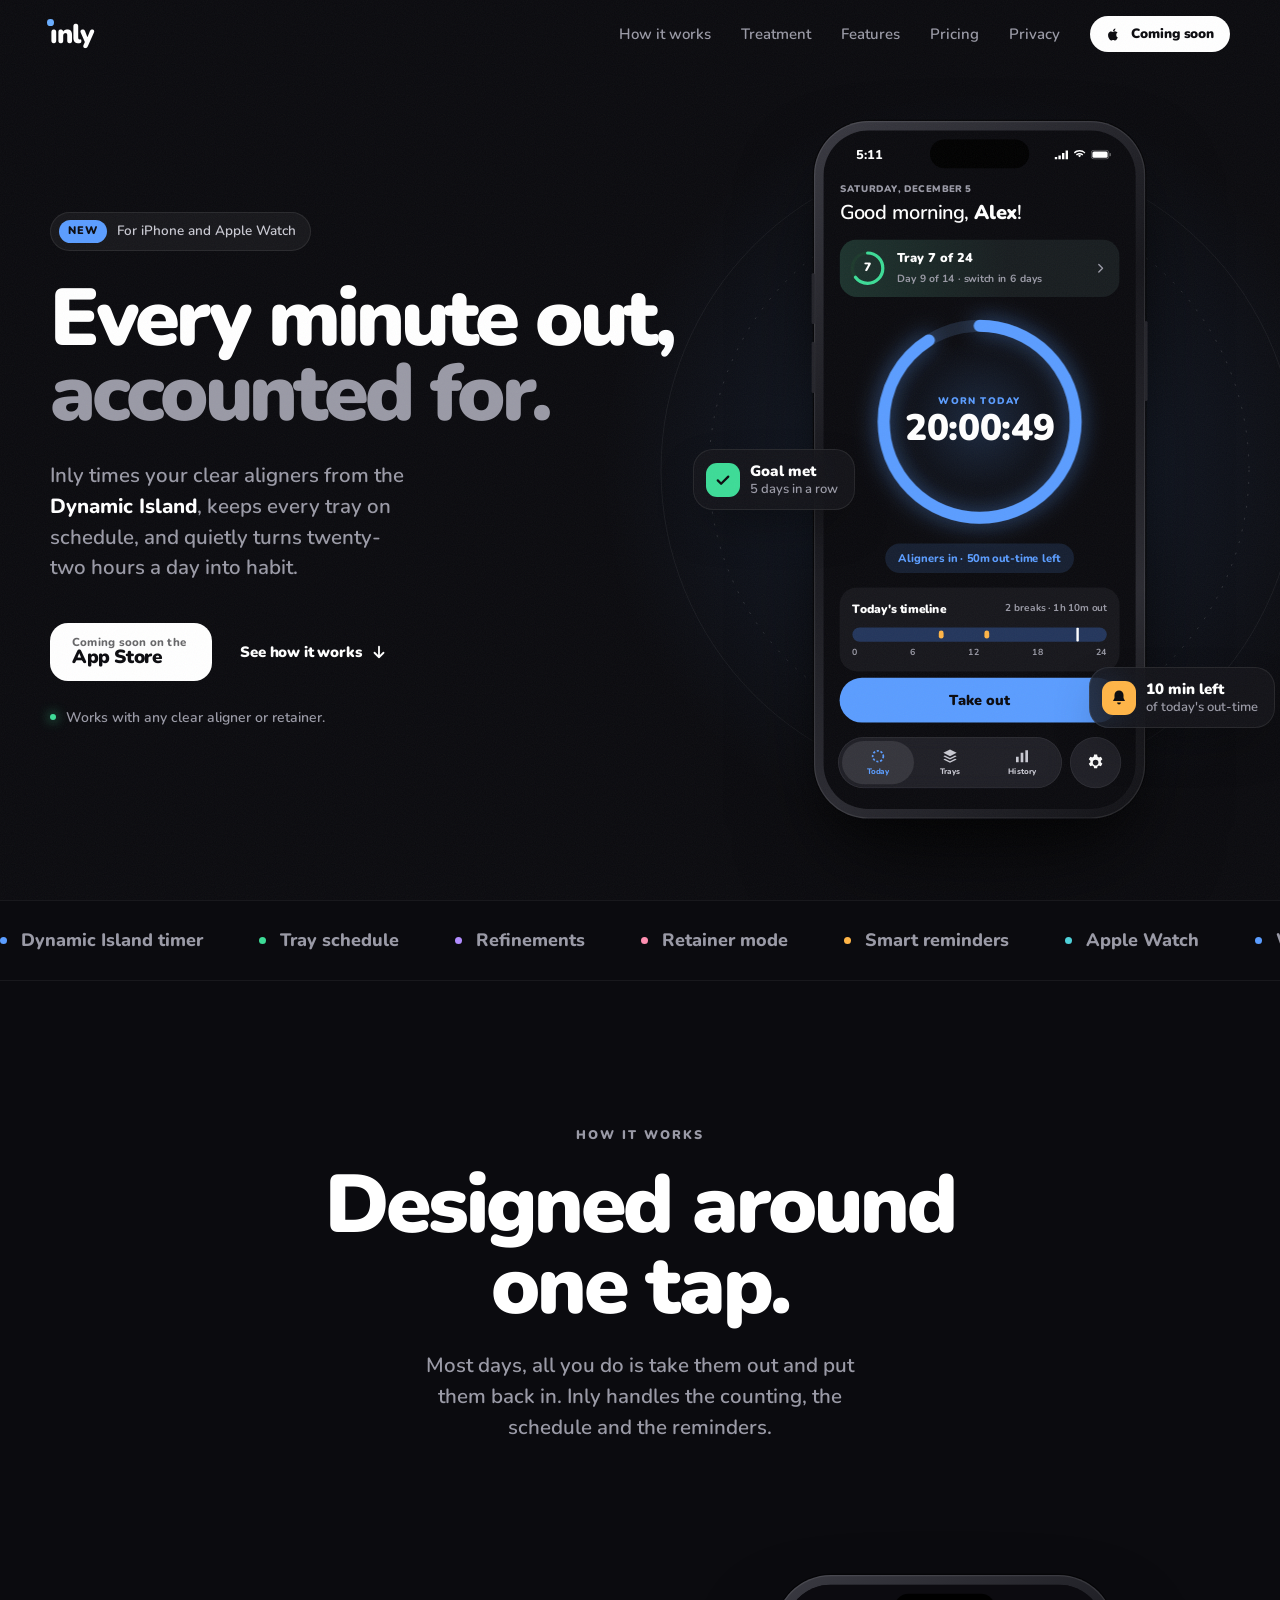
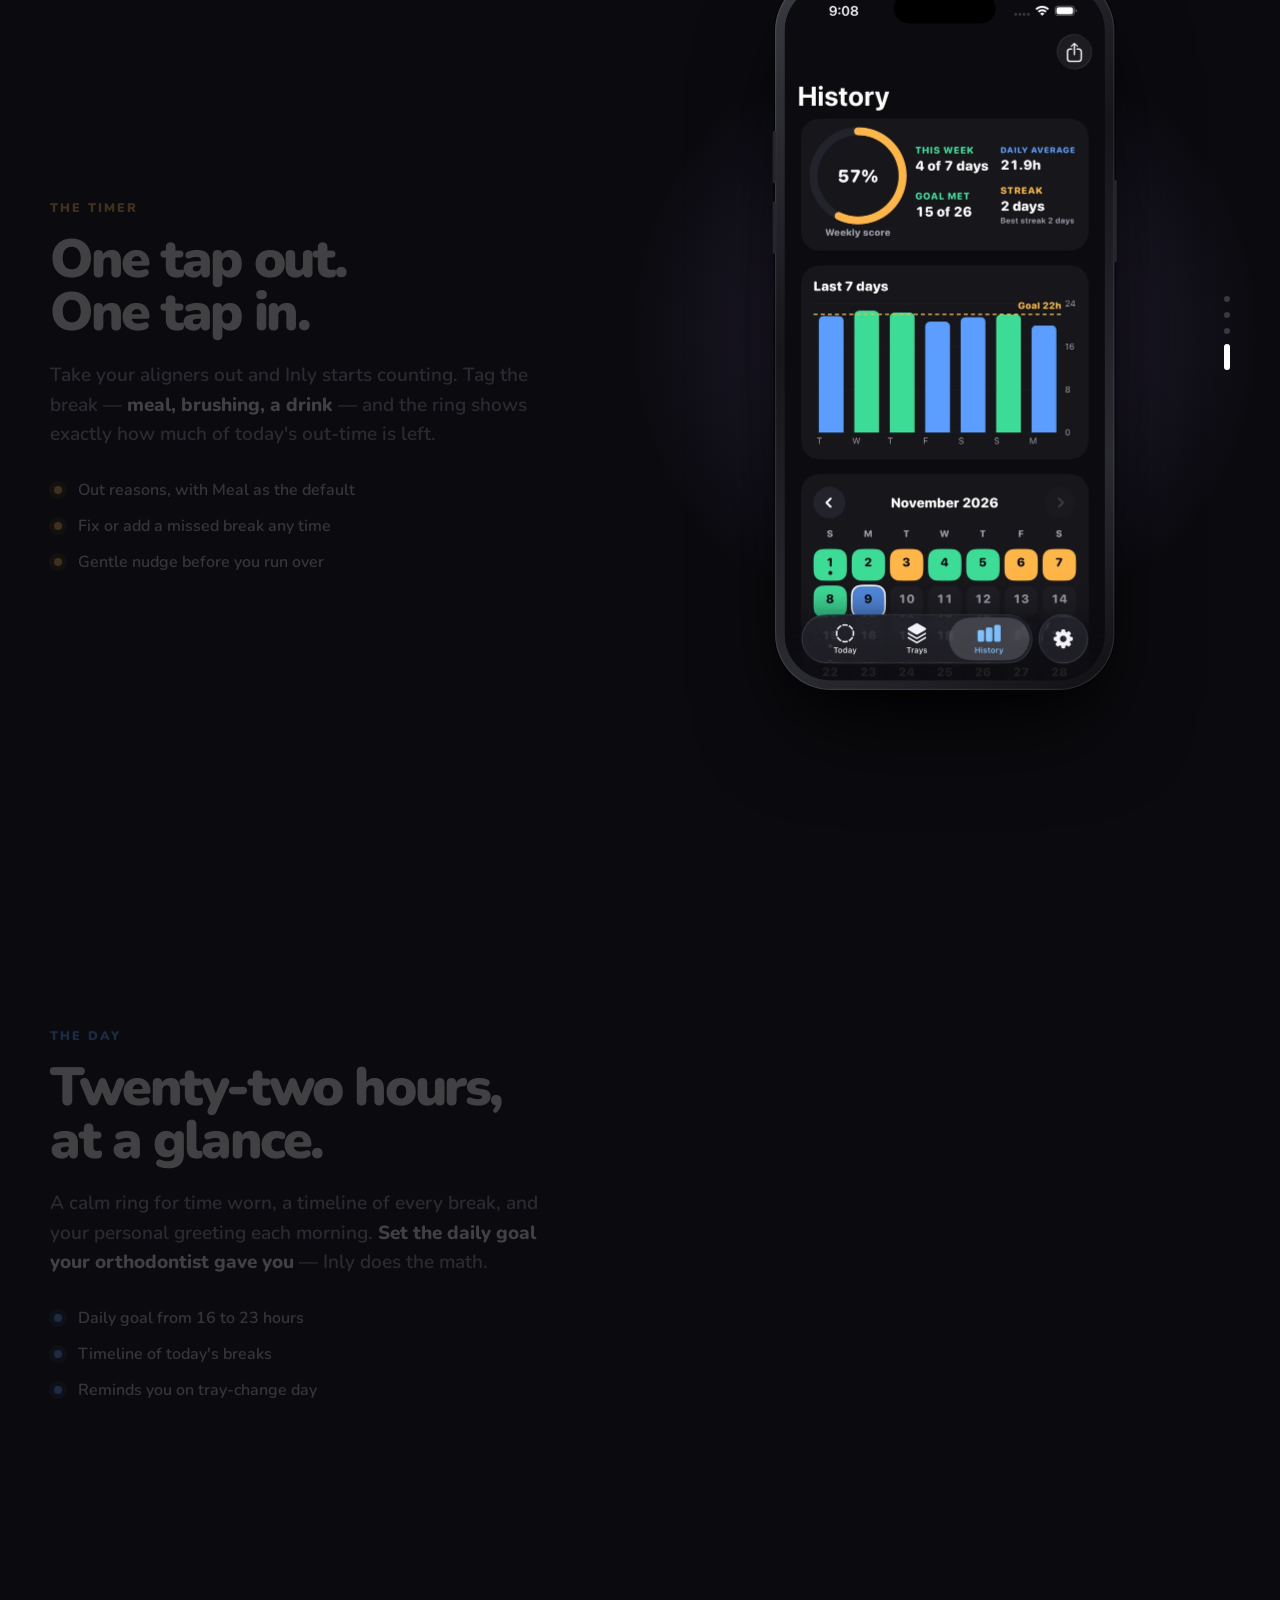
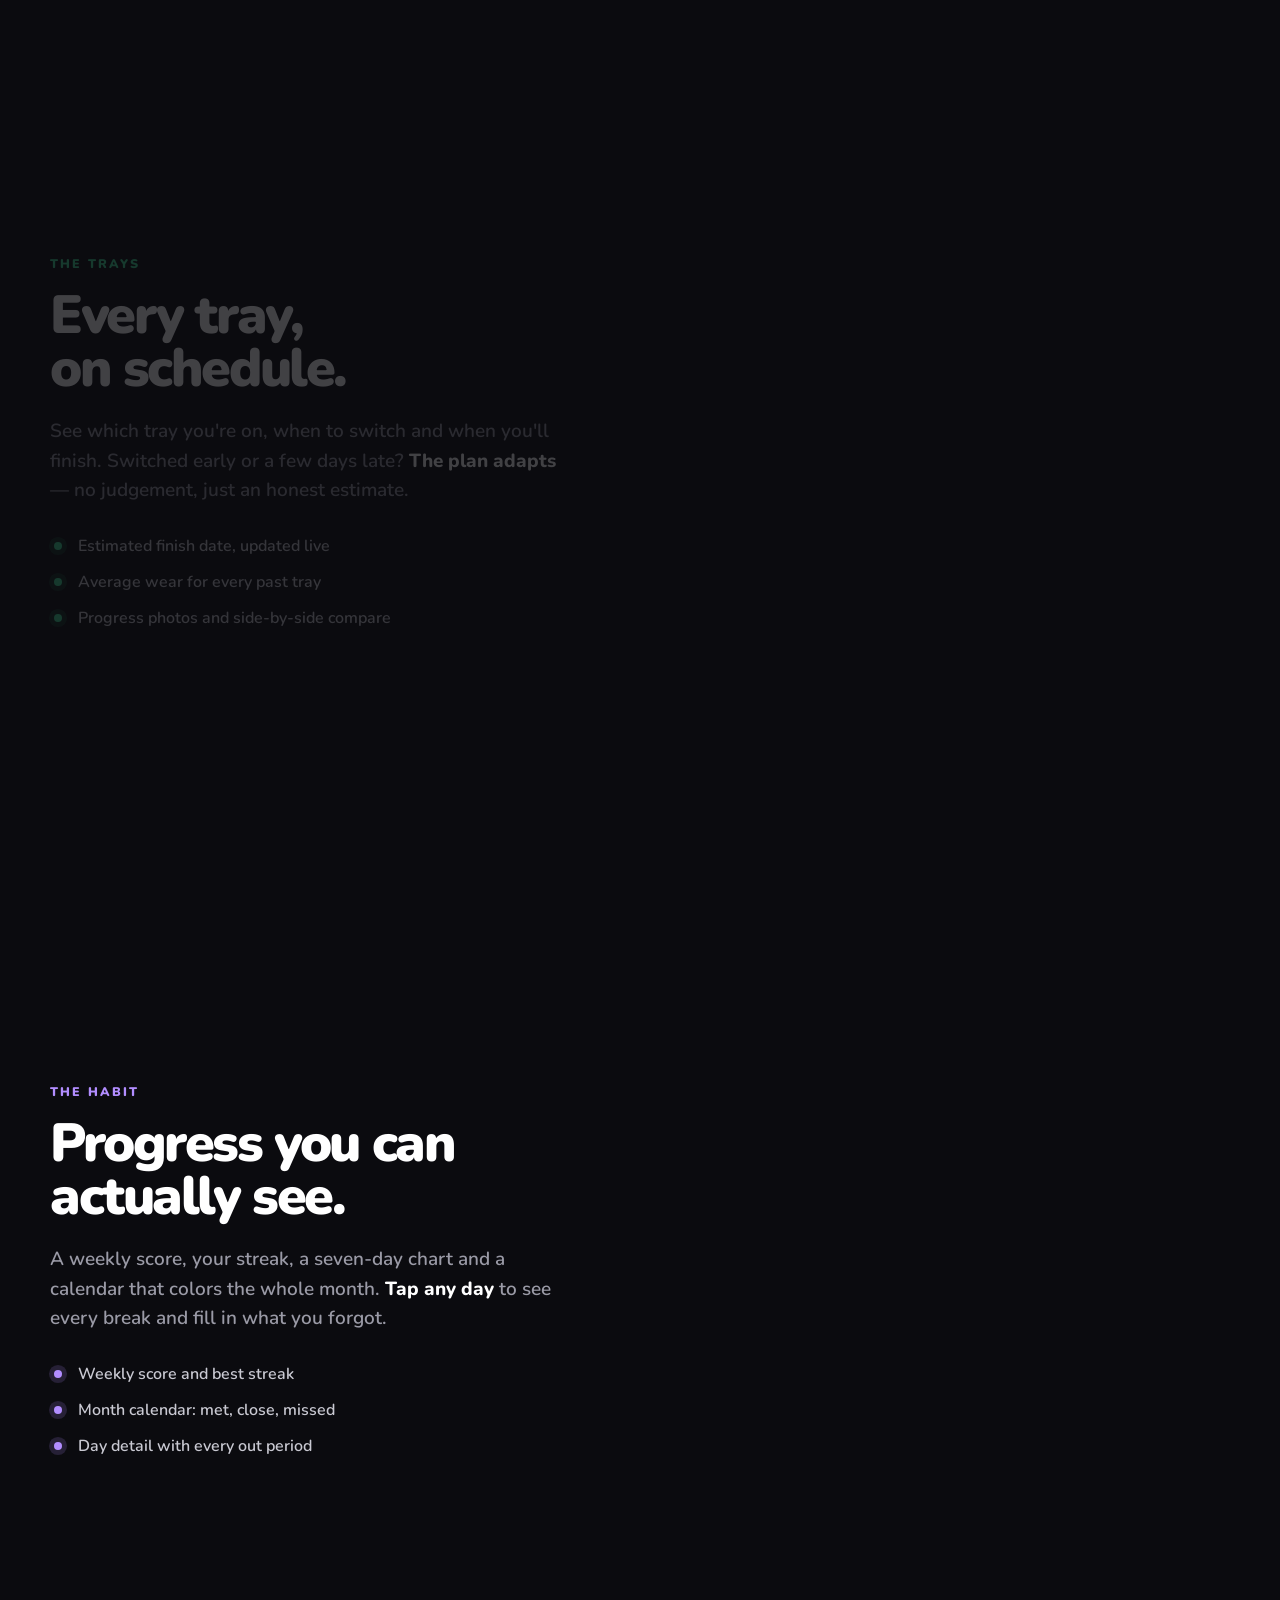
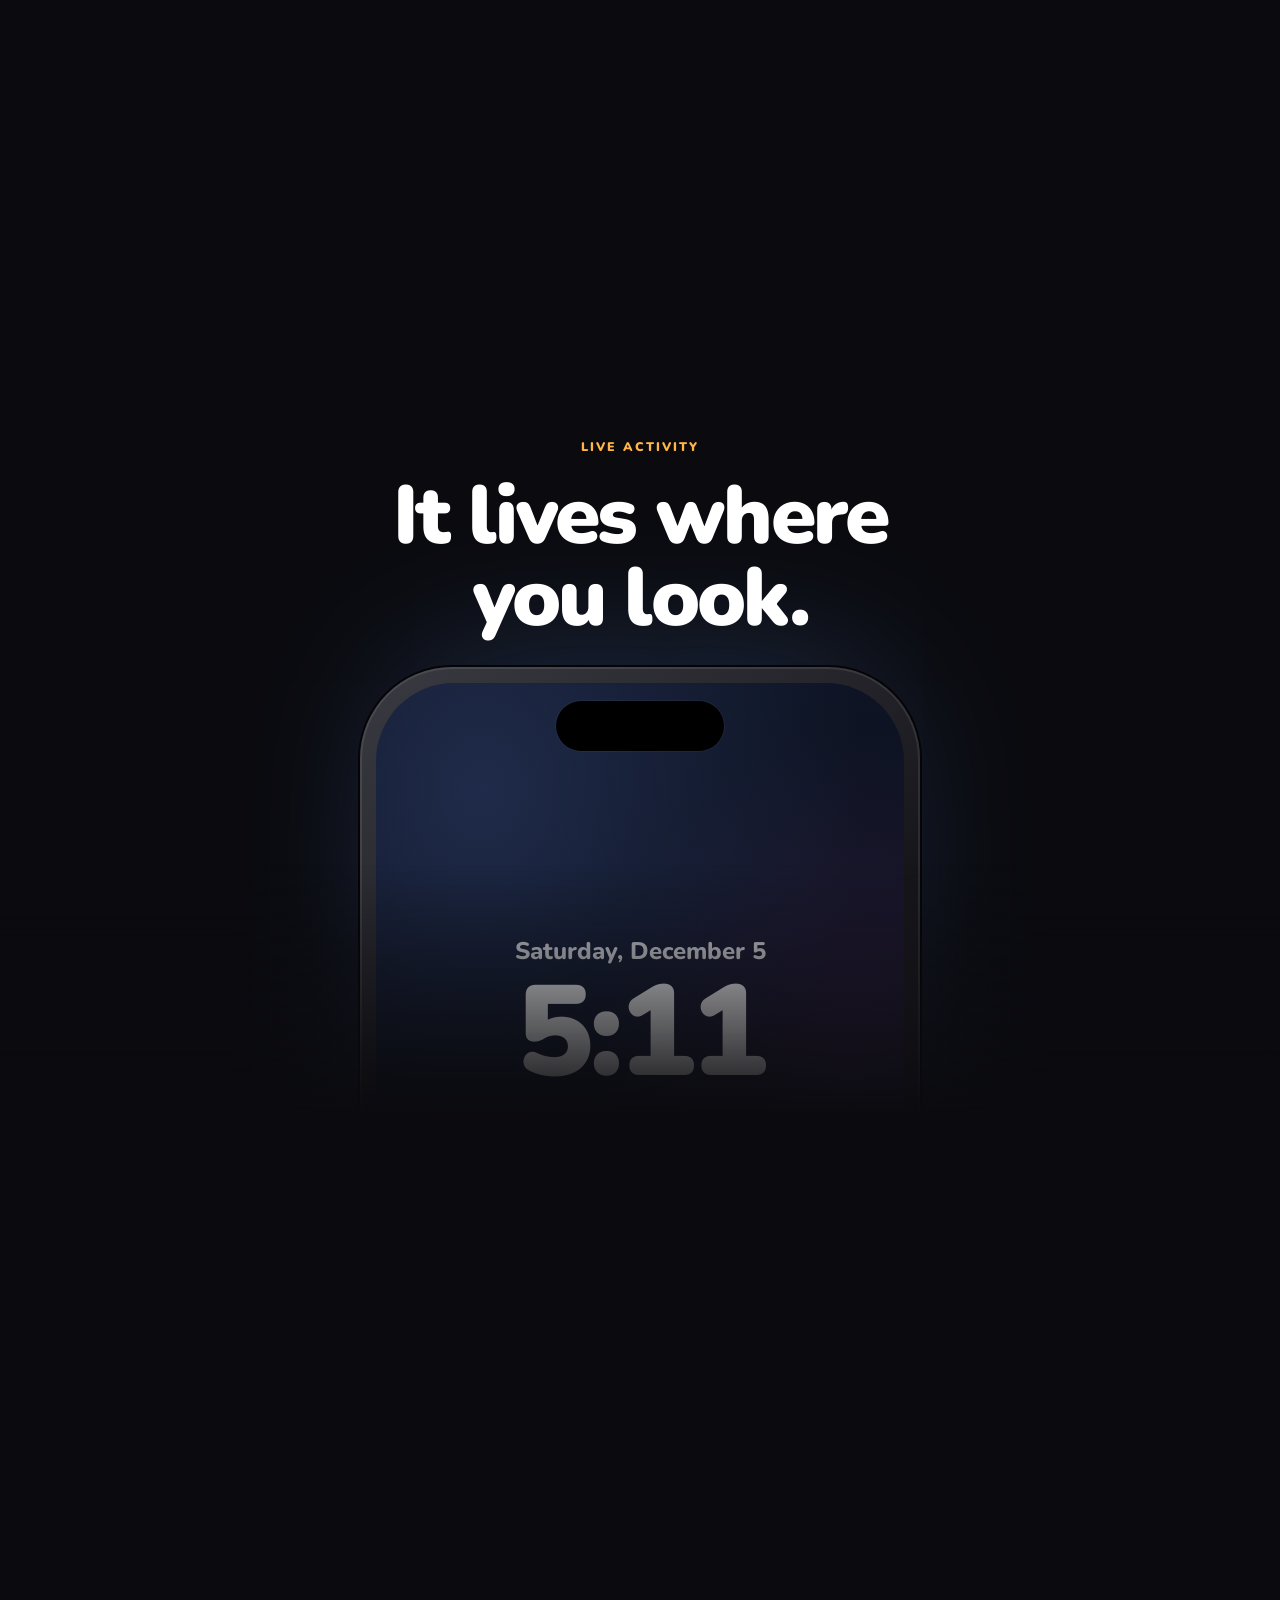
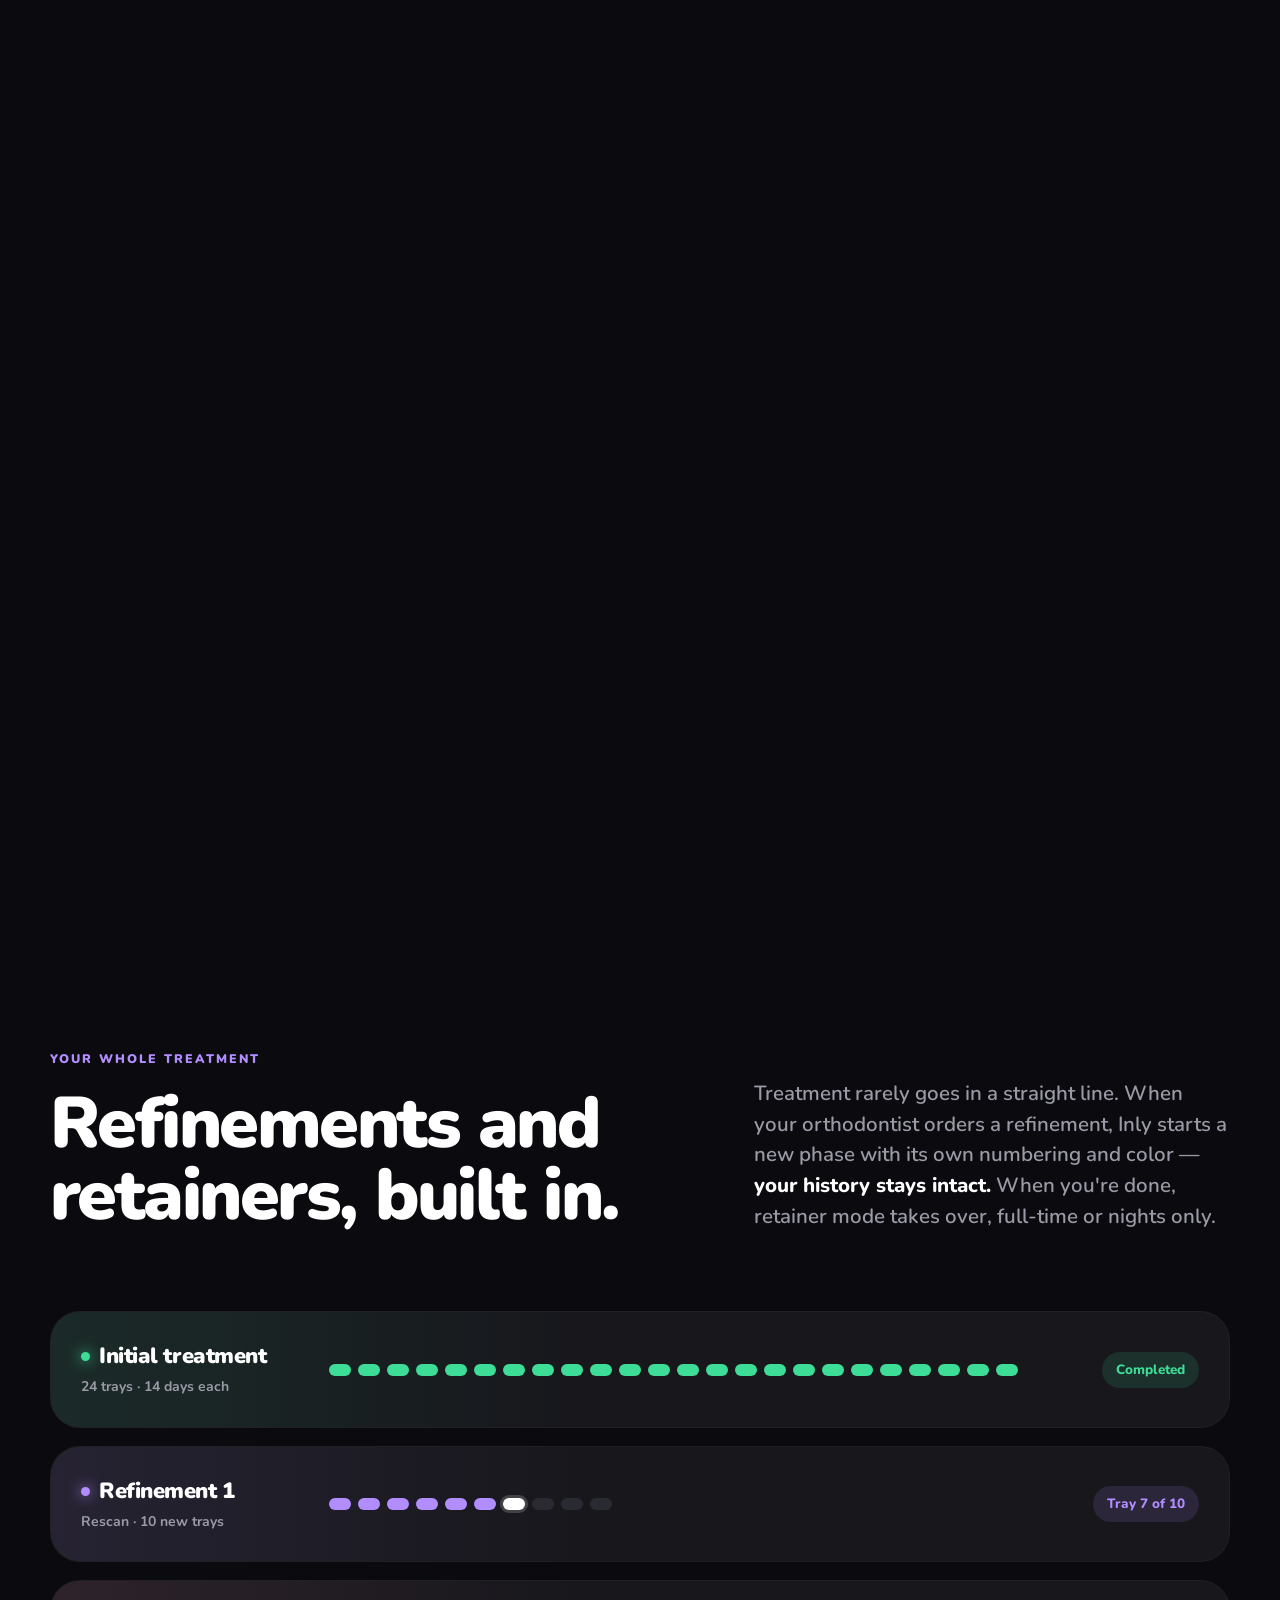
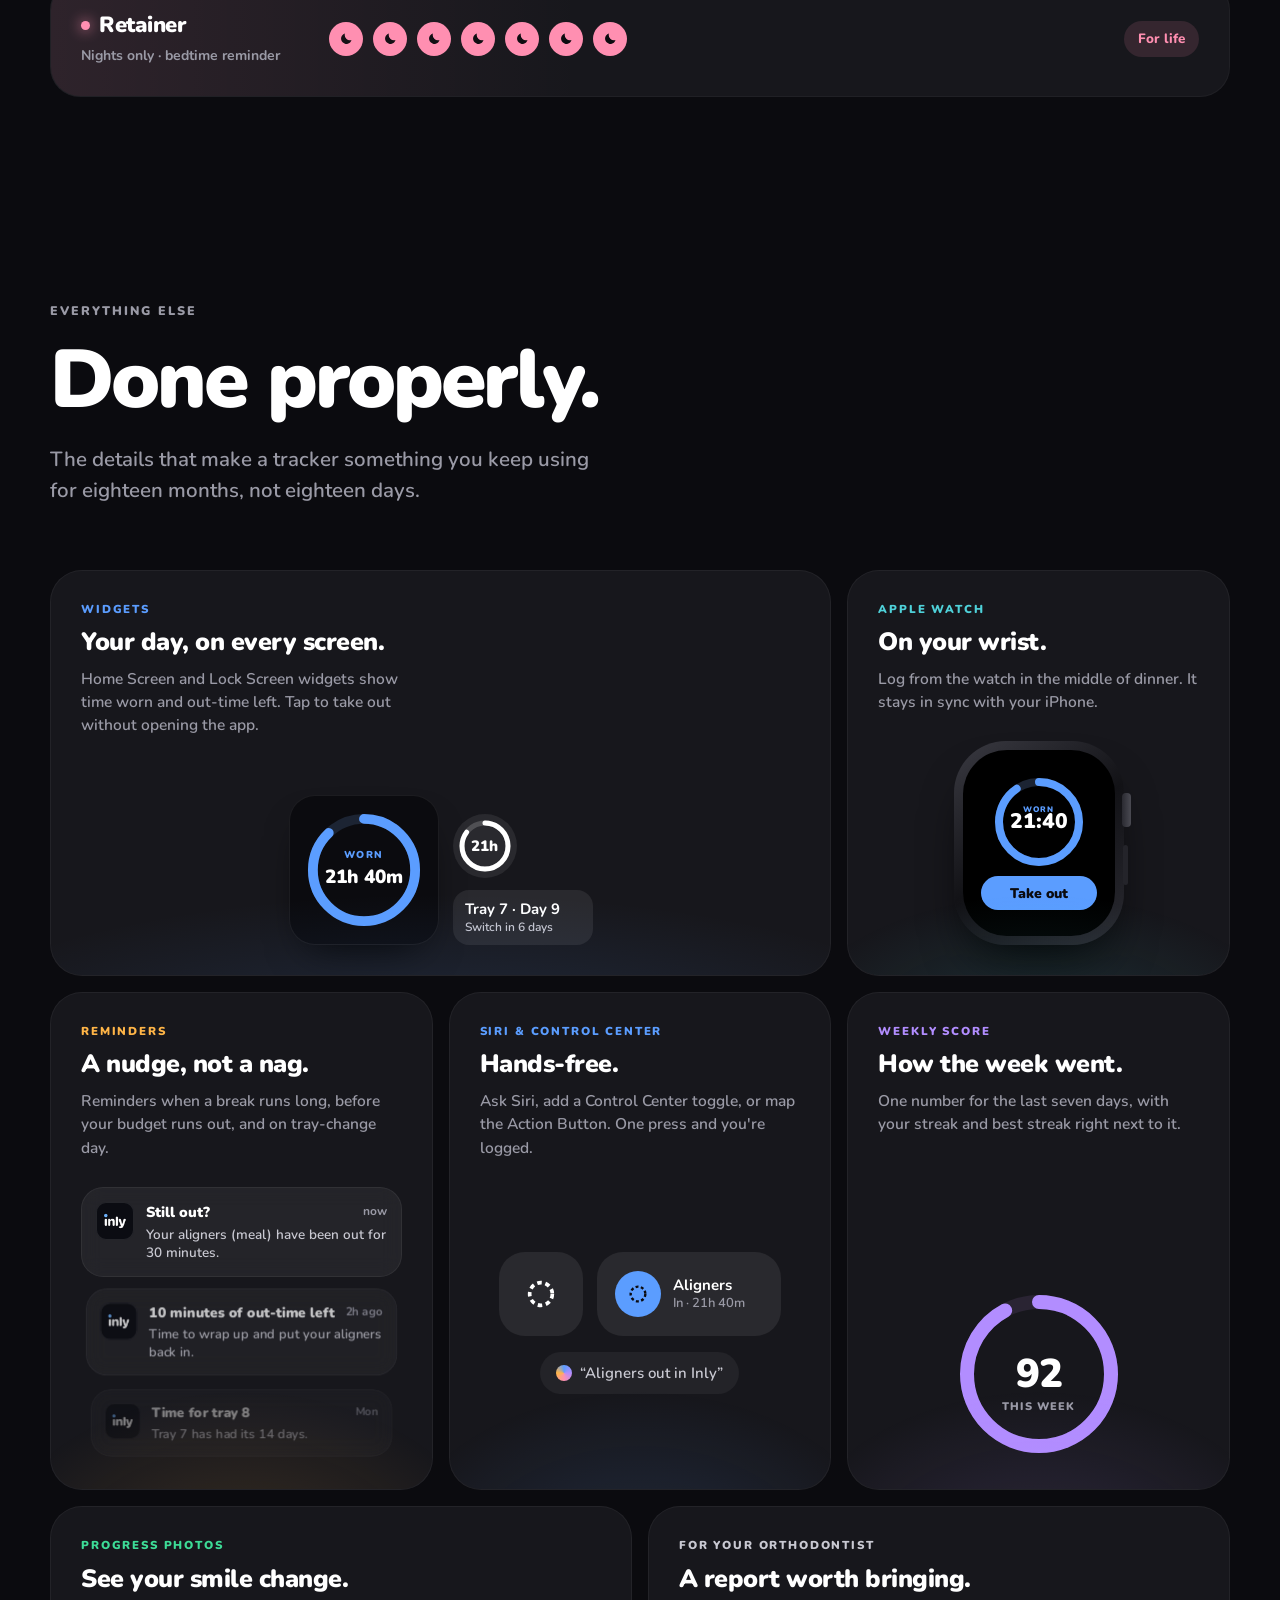
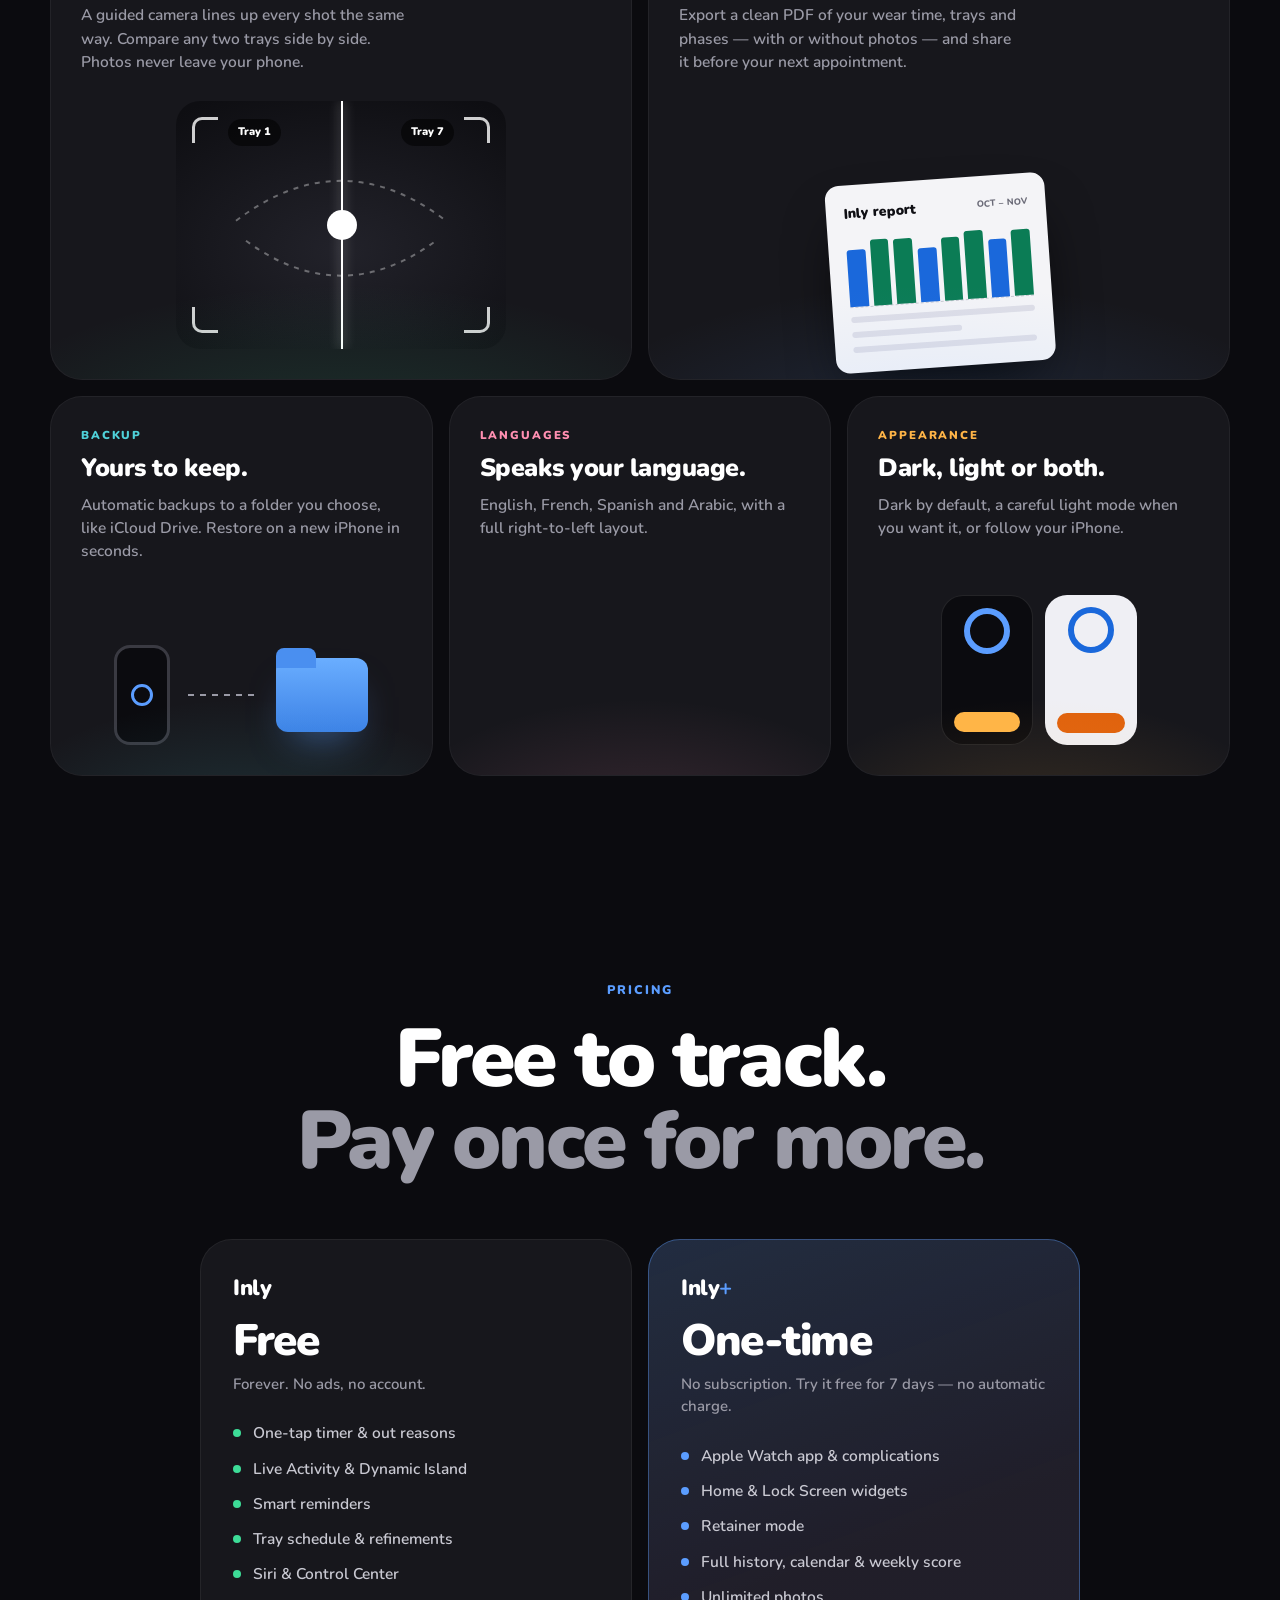
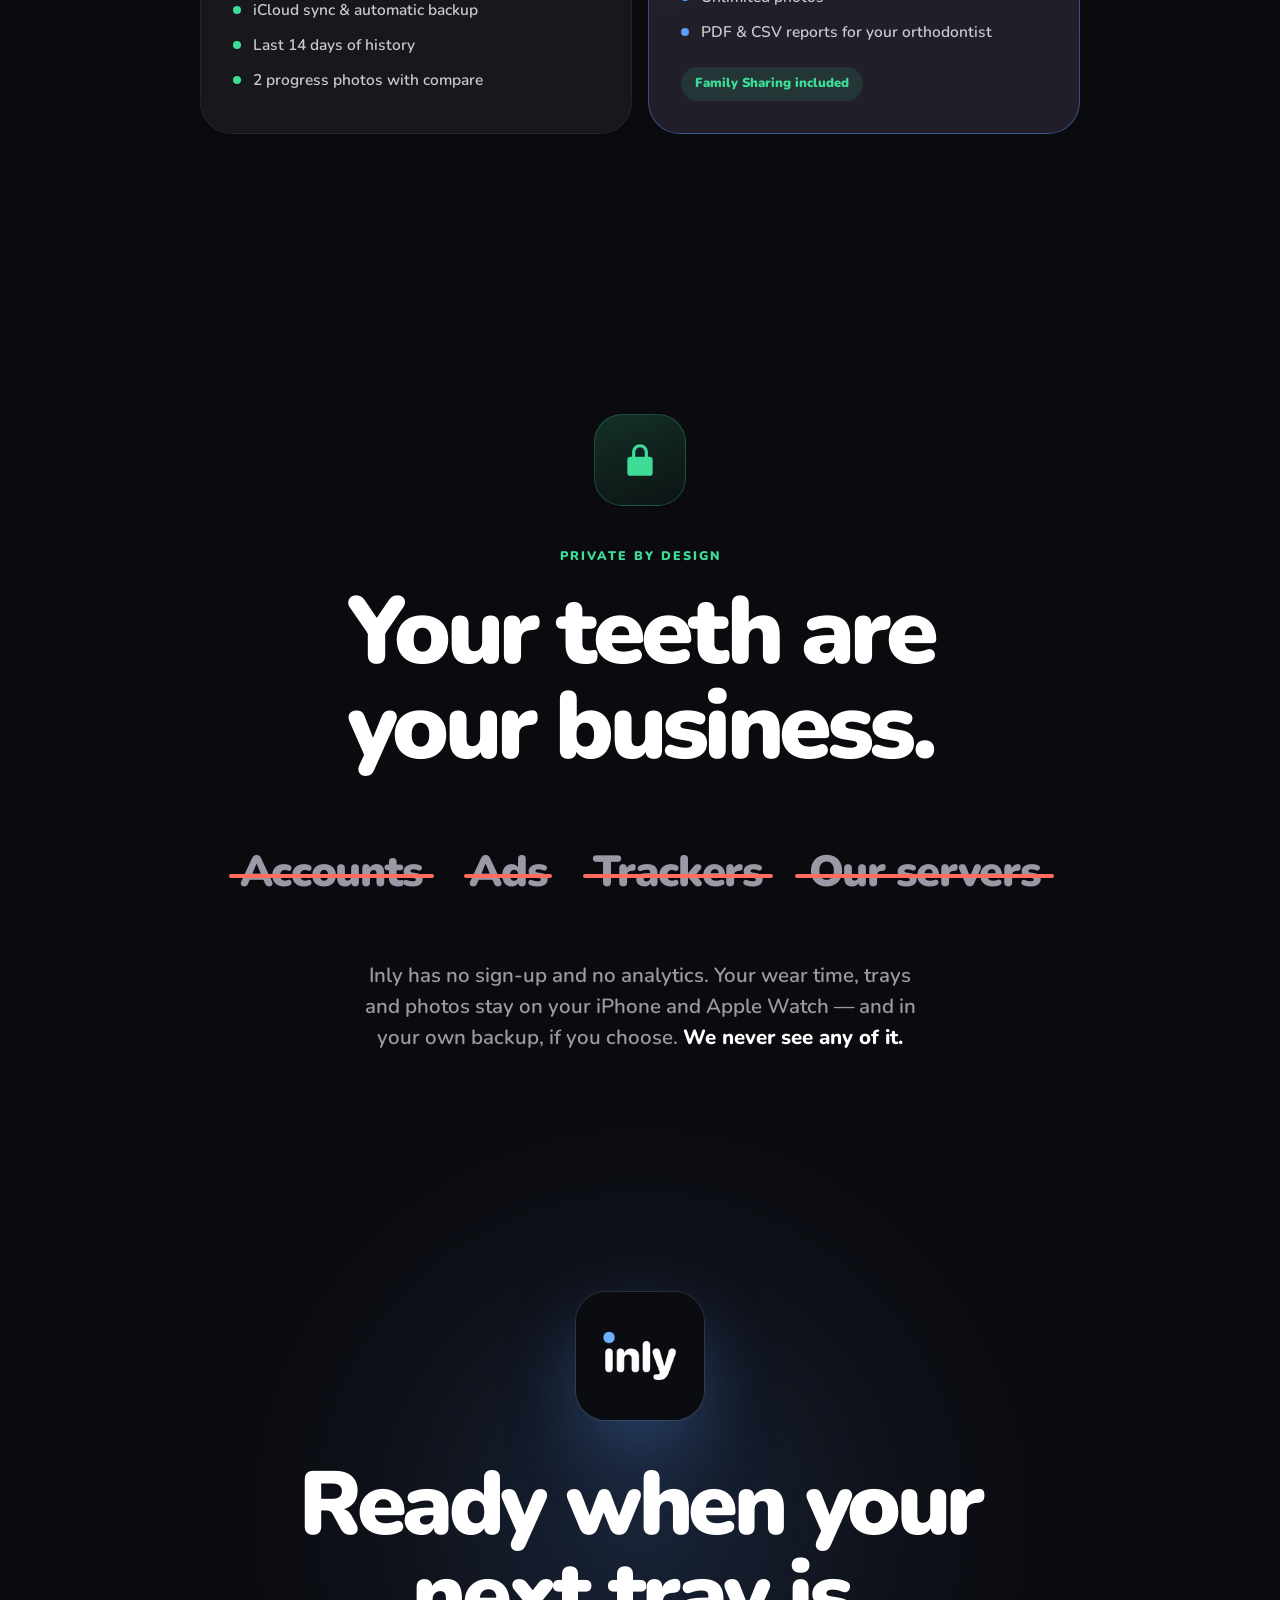
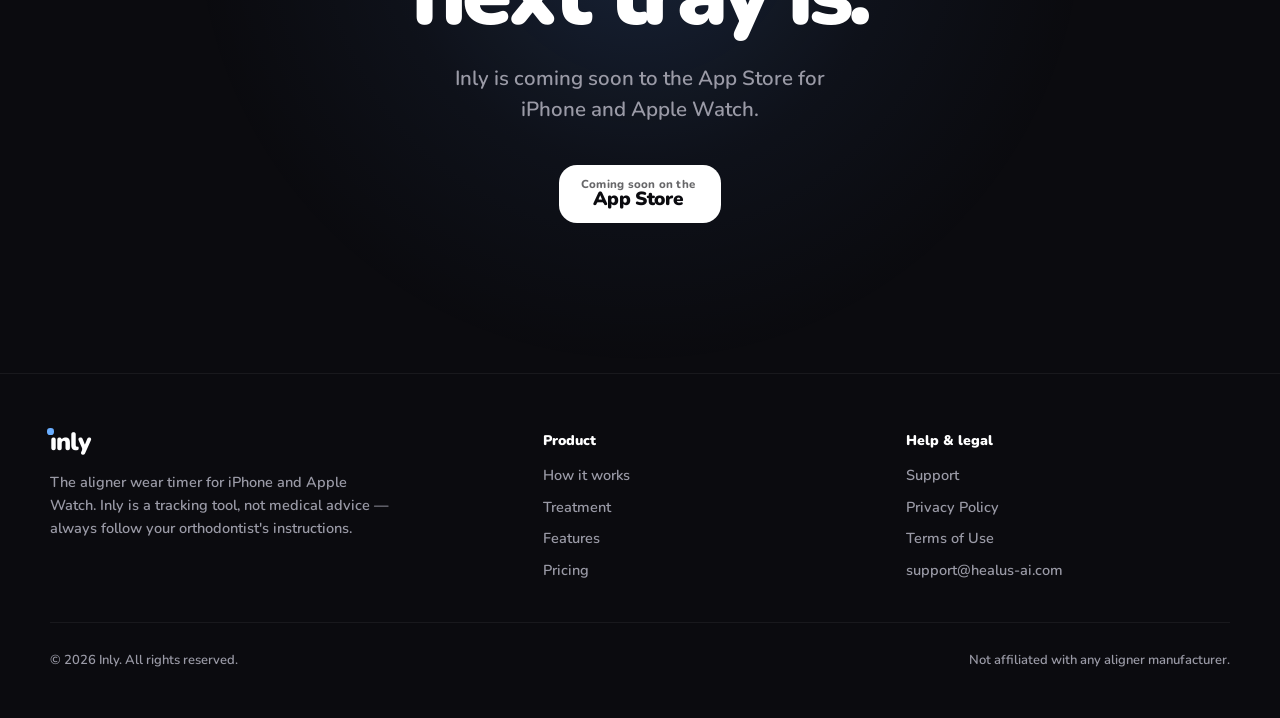
<file: website/index.html>
<!doctype html>
<html lang="en">
<head>
<meta charset="utf-8">
<meta name="viewport" content="width=device-width, initial-scale=1, viewport-fit=cover">
<title>Inly — Aligner wear timer for iPhone</title>
<meta name="description" content="Inly times your clear aligners from the Dynamic Island, keeps every tray on schedule and turns 22 hours a day into habit. Private by design.">
<meta name="theme-color" content="#0b0b0f">
<meta property="og:title" content="Inly — Every minute out, accounted for.">
<meta property="og:description" content="The aligner wear timer that lives in your Dynamic Island. Trays, refinements, retainers, Apple Watch. No account, no ads, no tracking.">
<meta property="og:image" content="assets/apple-touch-icon.png">
<link rel="icon" href="assets/favicon.png">
<link rel="apple-touch-icon" href="assets/apple-touch-icon.png">
<link rel="preload" href="assets/nunito.woff2" as="font" type="font/woff2" crossorigin>
<link rel="stylesheet" href="styles.css">
</head>
<body>

<svg width="0" height="0" style="position:absolute" aria-hidden="true">
  <symbol id="i-apple" viewBox="0 0 24 24"><path fill="currentColor" d="M16.4 12.6c0-2.4 2-3.6 2.1-3.7-1.1-1.7-2.9-1.9-3.5-1.9-1.5-.2-2.9.9-3.7.9-.8 0-1.9-.9-3.2-.8-1.6 0-3.1 1-4 2.4-1.7 3-.4 7.4 1.2 9.8.8 1.2 1.8 2.5 3 2.4 1.2 0 1.7-.8 3.1-.8 1.5 0 1.9.8 3.2.8 1.3 0 2.2-1.2 3-2.4.9-1.4 1.3-2.7 1.3-2.8-.1 0-2.5-1-2.5-3.9zM14 5.4c.7-.8 1.1-1.9 1-3-1 0-2.1.7-2.8 1.5-.6.7-1.2 1.8-1 2.9 1.1.1 2.1-.6 2.8-1.4z"/></symbol>
  <symbol id="i-fork" viewBox="0 0 24 24"><path fill="none" stroke="currentColor" stroke-width="2.4" stroke-linecap="round" d="M7 3v7m-3-7v4a3 3 0 0 0 6 0V3M7 10v11M17 21V3c-2 1.5-3 4-3 8h3"/></symbol>
  <symbol id="i-spark" viewBox="0 0 24 24"><path fill="currentColor" d="M12 2l1.8 5.2L19 9l-5.2 1.8L12 16l-1.8-5.2L5 9l5.2-1.8zM19 14l.9 2.1L22 17l-2.1.9L19 20l-.9-2.1L16 17l2.1-.9z"/></symbol>
  <symbol id="i-cup" viewBox="0 0 24 24"><path fill="none" stroke="currentColor" stroke-width="2.4" stroke-linecap="round" stroke-linejoin="round" d="M4 9h13v5a5 5 0 0 1-5 5H9a5 5 0 0 1-5-5zM17 10h1.5a2.5 2.5 0 0 1 0 5H17M8 3v2m4-2v2"/></symbol>
  <symbol id="i-chev" viewBox="0 0 24 24"><path fill="none" stroke="currentColor" stroke-width="2.6" stroke-linecap="round" stroke-linejoin="round" d="M9 5l7 7-7 7"/></symbol>
  <symbol id="i-down" viewBox="0 0 24 24"><path fill="none" stroke="currentColor" stroke-width="2.4" stroke-linecap="round" stroke-linejoin="round" d="M12 5v14m-6-6l6 6 6-6"/></symbol>
  <symbol id="i-gear" viewBox="0 0 24 24"><path fill="currentColor" d="M13.9 2l.5 2.6c.6.2 1.2.5 1.7.9l2.5-.9 1.9 3.3-2 1.7a7 7 0 0 1 0 2l2 1.7-1.9 3.3-2.5-.9c-.5.4-1.1.7-1.7.9l-.5 2.6h-3.8l-.5-2.6c-.6-.2-1.2-.5-1.7-.9l-2.5.9-1.9-3.3 2-1.7a7 7 0 0 1 0-2l-2-1.7 1.9-3.3 2.5.9c.5-.4 1.1-.7 1.7-.9l.5-2.6zM12 8.5a3.5 3.5 0 1 0 0 7 3.5 3.5 0 0 0 0-7z"/></symbol>
  <symbol id="i-ring" viewBox="0 0 24 24"><circle cx="12" cy="12" r="8" fill="none" stroke="currentColor" stroke-width="2.6" stroke-dasharray="3.2 2.6"/></symbol>
  <symbol id="i-stack" viewBox="0 0 24 24"><path fill="currentColor" d="M12 2l10 5-10 5L2 7zm-7.6 8.8L12 14.6l7.6-3.8L22 12l-10 5-10-5zm0 5L12 19.6l7.6-3.8L22 17l-10 5-10-5z"/></symbol>
  <symbol id="i-bars" viewBox="0 0 24 24"><path fill="currentColor" d="M3 13h4v8H3zm7-6h4v14h-4zm7-4h4v18h-4z"/></symbol>
  <symbol id="i-check" viewBox="0 0 24 24"><path fill="none" stroke="currentColor" stroke-width="3" stroke-linecap="round" stroke-linejoin="round" d="M5 12.5l4.5 4.5L19 7.5"/></symbol>
  <symbol id="i-moon" viewBox="0 0 24 24"><path fill="currentColor" d="M20 14.5A8.5 8.5 0 0 1 9.5 4a8.5 8.5 0 1 0 10.5 10.5z"/></symbol>
  <symbol id="i-bell" viewBox="0 0 24 24"><path fill="currentColor" d="M12 2a6 6 0 0 0-6 6v4l-2 4h16l-2-4V8a6 6 0 0 0-6-6zm-2.5 16a2.5 2.5 0 0 0 5 0z"/></symbol>
  <symbol id="i-lock" viewBox="0 0 24 24"><path fill="currentColor" d="M12 2a5 5 0 0 0-5 5v3H6a2 2 0 0 0-2 2v8a2 2 0 0 0 2 2h12a2 2 0 0 0 2-2v-8a2 2 0 0 0-2-2h-1V7a5 5 0 0 0-5-5zm-3 8V7a3 3 0 0 1 6 0v3z"/></symbol>
</svg>

<header class="nav" id="nav">
  <div class="wrap">
    <a href="#top" class="logo" aria-label="Inly home"><span class="i">ı</span>nly</a>
    <nav class="nav-links">
      <a href="#how">How it works</a>
      <a href="#treatment">Treatment</a>
      <a href="#features">Features</a>
      <a href="#pricing">Pricing</a>
      <a href="#privacy">Privacy</a>
      <span class="btn small"><svg class="apple"><use href="#i-apple"/></svg>Coming soon</span>
    </nav>
  </div>
</header>

<main id="top">

<!-- ============ HERO ============ -->
<section class="hero" id="hero">
  <div class="wrap">
    <div>
      <div class="chip rv" style="--d:0"><b>New</b>For iPhone and Apple Watch</div>
      <h1 class="rv rv-blur" style="--d:1"><span class="nw">Every minute out,</span><br><span class="soft">accounted for.</span></h1>
      <p class="lead rv" style="--d:2">Inly times your clear aligners from the <b>Dynamic Island</b>, keeps every tray on schedule, and quietly turns twenty-two hours a day into habit.</p>
      <div class="hero-cta rv" style="--d:3">
        <span class="store"><small>Coming soon on the</small><span>App Store</span></span>
        <a href="#how" class="btn btn-ghost">See how it works <svg width="18" height="18"><use href="#i-down"/></svg></a>
      </div>
      <p class="hero-note rv" style="--d:4"><i></i>Works with any clear aligner or retainer.</p>
    </div>

    <div class="hero-stage rv" style="--d:2">
      <div class="halo"></div>
      <svg class="orbit" viewBox="0 0 640 640" aria-hidden="true"><circle cx="320" cy="320" r="318"/><circle class="dash" cx="320" cy="320" r="270"/></svg>

      <div class="device" aria-label="Inly Today screen, animated">
        <div class="device-in">
          <div class="screen">
            <div class="island" id="heroIsland">
              <span class="la"><svg class="mini-ring" viewBox="0 0 20 20"><circle cx="10" cy="10" r="7" fill="none" stroke="#3a2c12" stroke-width="3.4"/><circle id="miniVal" cx="10" cy="10" r="7" fill="none" stroke="#ffb547" stroke-width="3.4" stroke-linecap="round" stroke-dasharray="44" stroke-dashoffset="18" transform="rotate(-90 10 10)"/></svg></span>
              <span class="la"><span class="t" id="islandT">0:00</span></span>
            </div>
            <div class="ts" id="ts">
              <div class="sb"><span id="clock">9:41</span><span class="icons">
                <svg width="18" height="12" viewBox="0 0 18 12"><path fill="#fff" d="M1 9h3v3H1zm4.5-2h3v5h-3zM10 4h3v8h-3zm4.5-3h3v11h-3z"/></svg>
                <svg width="16" height="12" viewBox="0 0 16 12"><path fill="#fff" d="M8 2.2c2.3 0 4.4.9 6 2.4l1.2-1.3A10.4 10.4 0 0 0 8 .4C5.2.4 2.7 1.5.8 3.3L2 4.6a8.6 8.6 0 0 1 6-2.4zm0 3.6c1.3 0 2.5.5 3.4 1.3l1.2-1.3A6.7 6.7 0 0 0 8 4c-1.8 0-3.4.7-4.6 1.8l1.2 1.3c.9-.8 2.1-1.3 3.4-1.3zM8 9.4l2-2.1a2.9 2.9 0 0 0-4 0z"/></svg>
                <svg width="26" height="12" viewBox="0 0 26 12"><rect x=".5" y=".5" width="22" height="11" rx="3.5" fill="none" stroke="#fff" opacity=".4"/><rect x="2" y="2" width="19" height="8" rx="2" fill="#fff"/><rect x="23.5" y="4" width="1.6" height="4" rx=".8" fill="#fff" opacity=".4"/></svg>
              </span></div>
              <div class="date" id="tsDate">Monday, November 9</div>
              <div class="hello"><span id="tsHello">Good evening</span>, <b>Alex</b>!</div>
              <div class="tray">
                <div class="r"><svg viewBox="0 0 46 46"><circle cx="23" cy="23" r="19" fill="none" stroke="#1d3a2d" stroke-width="4"/><circle cx="23" cy="23" r="19" fill="none" stroke="#3ddc97" stroke-width="4" stroke-linecap="round" stroke-dasharray="119.4" stroke-dashoffset="42.6" transform="rotate(-90 23 23)"/></svg>7</div>
                <div><b>Tray 7 of 24</b><small>Day 9 of 14 · switch in 6 days</small></div>
                <svg class="chev" width="16" height="16"><use href="#i-chev"/></svg>
              </div>
              <div class="chips">
                <span class="on"><svg width="15" height="15"><use href="#i-fork"/></svg>Meal</span>
                <span><svg width="15" height="15"><use href="#i-spark"/></svg>Brushing</span>
                <span><svg width="15" height="15"><use href="#i-cup"/></svg>Drink</span>
              </div>
              <div class="ring">
                <div class="glow"></div>
                <svg viewBox="0 0 268 268"><circle class="trk" cx="134" cy="134" r="120"/><circle class="val" id="ringVal" cx="134" cy="134" r="120" stroke-dasharray="753.98" stroke-dashoffset="68"/></svg>
                <div class="lbl"><small id="ringLbl">WORN TODAY</small><span id="ringT">20:00:48</span></div>
              </div>
              <div class="pill" id="tsPill">Aligners in · 50m out-time left</div>
              <div class="tl">
                <div class="h">Today's timeline<small id="tlSub">2 breaks · 1h 10m out</small></div>
                <div class="bar"><i style="left:34%"></i><i style="left:52%"></i><i id="tlNow" style="left:86%;opacity:0;transition:opacity .4s"></i><em style="left:88%"></em></div>
                <div class="ax"><span>0</span><span>6</span><span>12</span><span>18</span><span>24</span></div>
              </div>
              <div class="cta" id="cta"><span class="a">Take out</span><span class="b">Put back in</span></div>
              <div class="tabs">
                <div class="bar">
                  <div class="tb on"><svg width="20" height="20"><use href="#i-ring"/></svg>Today</div>
                  <div class="tb"><svg width="20" height="20"><use href="#i-stack"/></svg>Trays</div>
                  <div class="tb"><svg width="20" height="20"><use href="#i-bars"/></svg>History</div>
                </div>
                <div class="gear"><svg width="24" height="24"><use href="#i-gear"/></svg></div>
              </div>
              <div class="tap" id="tap"></div>
            </div>
          </div>
        </div>
      </div>

      <div class="float-tag a"><span class="ic"><svg width="18" height="18"><use href="#i-check"/></svg></span><div><b>Goal met</b>5 days in a row</div></div>
      <div class="float-tag b"><span class="ic"><svg width="18" height="18"><use href="#i-bell"/></svg></span><div><b>10 min left</b>of today's out-time</div></div>
    </div>
  </div>
</section>

<div class="facts" aria-hidden="true">
  <div class="track">
    <span><i style="--c:var(--blue)"></i>Dynamic Island timer</span>
    <span><i style="--c:var(--green)"></i>Tray schedule</span>
    <span><i style="--c:var(--purple)"></i>Refinements</span>
    <span><i style="--c:var(--pink)"></i>Retainer mode</span>
    <span><i style="--c:var(--amber)"></i>Smart reminders</span>
    <span><i style="--c:var(--teal)"></i>Apple Watch</span>
    <span><i style="--c:var(--blue)"></i>Widgets</span>
    <span><i style="--c:var(--green)"></i>Report for your orthodontist</span>
    <span><i style="--c:var(--red)"></i>No account, no ads</span>
    <span><i style="--c:var(--blue)"></i>Dynamic Island timer</span>
    <span><i style="--c:var(--green)"></i>Tray schedule</span>
    <span><i style="--c:var(--purple)"></i>Refinements</span>
    <span><i style="--c:var(--pink)"></i>Retainer mode</span>
    <span><i style="--c:var(--amber)"></i>Smart reminders</span>
    <span><i style="--c:var(--teal)"></i>Apple Watch</span>
    <span><i style="--c:var(--blue)"></i>Widgets</span>
    <span><i style="--c:var(--green)"></i>Report for your orthodontist</span>
    <span><i style="--c:var(--red)"></i>No account, no ads</span>
  </div>
</div>

<!-- ============ STORY ============ -->
<section class="story" id="how">
  <div class="wrap">
    <div class="story-head">
      <span class="eyebrow rv">How it works</span>
      <h2 class="rv" style="--d:1;margin-top:18px">Designed around<br>one tap.</h2>
      <p class="lead rv" style="--d:2">Most days, all you do is take them out and put them back in. Inly handles the counting, the schedule and the reminders.</p>
    </div>

    <div class="story-grid">
      <div class="steps">
        <article class="step" data-step="0" data-c="#ffb547">
          <span class="eyebrow" style="--c:var(--amber)">The timer</span>
          <h3>One tap out.<br>One tap in.</h3>
          <p>Take your aligners out and Inly starts counting. Tag the break — <b>meal, brushing, a drink</b> — and the ring shows exactly how much of today's out-time is left.</p>
          <ul style="--c:var(--amber)"><li>Out reasons, with Meal as the default</li><li>Fix or add a missed break any time</li><li>Gentle nudge before you run over</li></ul>
          <div class="shot"><div class="device"><div class="device-in"><div class="screen"><img src="assets/today-out.webp" alt="Inly while aligners are out" loading="lazy"></div></div></div></div>
        </article>
        <article class="step" data-step="1" data-c="#5b9dff">
          <span class="eyebrow" style="--c:var(--blue)">The day</span>
          <h3>Twenty-two hours,<br>at a glance.</h3>
          <p>A calm ring for time worn, a timeline of every break, and your personal greeting each morning. <b>Set the daily goal your orthodontist gave you</b> — Inly does the math.</p>
          <ul style="--c:var(--blue)"><li>Daily goal from 16 to 23 hours</li><li>Timeline of today's breaks</li><li>Reminds you on tray-change day</li></ul>
          <div class="shot"><div class="device"><div class="device-in"><div class="screen"><img src="assets/today-in.webp" alt="Inly Today screen" loading="lazy"></div></div></div></div>
        </article>
        <article class="step" data-step="2" data-c="#3ddc97">
          <span class="eyebrow" style="--c:var(--green)">The trays</span>
          <h3>Every tray,<br>on schedule.</h3>
          <p>See which tray you're on, when to switch and when you'll finish. Switched early or a few days late? <b>The plan adapts</b> — no judgement, just an honest estimate.</p>
          <ul style="--c:var(--green)"><li>Estimated finish date, updated live</li><li>Average wear for every past tray</li><li>Progress photos and side-by-side compare</li></ul>
          <div class="shot"><div class="device"><div class="device-in"><div class="screen"><img src="assets/trays.webp" alt="Inly Trays screen" loading="lazy"></div></div></div></div>
        </article>
        <article class="step" data-step="3" data-c="#b28dff">
          <span class="eyebrow" style="--c:var(--purple)">The habit</span>
          <h3>Progress you can<br>actually see.</h3>
          <p>A weekly score, your streak, a seven-day chart and a calendar that colors the whole month. <b>Tap any day</b> to see every break and fill in what you forgot.</p>
          <ul style="--c:var(--purple)"><li>Weekly score and best streak</li><li>Month calendar: met, close, missed</li><li>Day detail with every out period</li></ul>
          <div class="shot"><div class="device"><div class="device-in"><div class="screen"><img src="assets/history.webp" alt="Inly History screen" loading="lazy"></div></div></div></div>
        </article>
      </div>

      <div class="sticky">
        <div class="halo" id="storyHalo"></div>
        <div class="device">
          <div class="device-in">
            <div class="screen" id="storyScreen">
              <div class="island"></div>
              <img class="on" src="assets/today-out.webp" alt="" data-i="0">
              <img src="assets/today-in.webp" alt="" data-i="1" loading="lazy">
              <img src="assets/trays.webp" alt="" data-i="2" loading="lazy">
              <img src="assets/history.webp" alt="" data-i="3" loading="lazy">
            </div>
          </div>
        </div>
        <div class="progress-dots" id="storyDots"><i class="on"></i><i></i><i></i><i></i></div>
      </div>
    </div>
  </div>
</section>

<!-- ============ DYNAMIC ISLAND ============ -->
<section class="di" id="island">
  <div class="di-stage">
    <div class="di-head">
      <span class="eyebrow rv" style="--c:var(--amber)">Live Activity</span>
      <h2 class="rv" style="--d:1">It lives where<br>you look.</h2>
    </div>
    <div class="lock" id="lock">
      <div class="lock-screen">
        <div class="big-island" id="bigIsland">
          <div class="bi-compact">
            <svg class="mini-ring" viewBox="0 0 20 20"><circle cx="10" cy="10" r="7" fill="none" stroke="#3a2c12" stroke-width="3.4"/><circle cx="10" cy="10" r="7" fill="none" stroke="#ffb547" stroke-width="3.4" stroke-linecap="round" stroke-dasharray="44" stroke-dashoffset="16" transform="rotate(-90 10 10)"/></svg>
            <span class="t" data-live>14:30</span>
          </div>
          <div class="bi-expanded">
            <div><small>OUT · MEAL</small><div class="t" data-live>14:30</div></div>
            <div class="meta"><b>35m left</b>of today's<br>out-time</div>
            <div class="btn-la">Put back in</div>
          </div>
        </div>
        <div class="lock-time"><small id="lockDate">Monday, November 9</small><span id="lockClock">9:41</span></div>
        <div class="la-card">
          <svg class="ring-s" viewBox="0 0 64 64"><circle cx="32" cy="32" r="26" fill="none" stroke="#3a2c12" stroke-width="7"/><circle cx="32" cy="32" r="26" fill="none" stroke="#ffb547" stroke-width="7" stroke-linecap="round" stroke-dasharray="163.4" stroke-dashoffset="58" transform="rotate(-90 32 32)"/></svg>
          <div><small>OUT FOR</small><div class="t" data-live>14:30</div><div class="sub">Tray 7 · 35m left today</div></div>
          <div class="pb">Put back in</div>
        </div>
      </div>
    </div>
    <div class="di-caps" id="diCaps">
      <p class="on">Take your aligners out and <b>the timer moves to the Dynamic Island.</b></p>
      <p>Touch and hold to see <b>everything at a glance</b> — time out and what's left today.</p>
      <p>On the Lock Screen too. <b>Put them back in with one tap</b>, without opening the app.</p>
    </div>
  </div>
</section>

<!-- ============ PHASES ============ -->
<section class="phases" id="treatment">
  <div class="wrap">
    <div class="phases-top">
      <div>
        <span class="eyebrow rv" style="--c:var(--purple)">Your whole treatment</span>
        <h2 class="rv" style="--d:1;margin-top:18px">Refinements and<br>retainers, built in.</h2>
      </div>
      <p class="lead rv" style="--d:2">Treatment rarely goes in a straight line. When your orthodontist orders a refinement, Inly starts a new phase with its own numbering and color — <b>your history stays intact.</b> When you're done, retainer mode takes over, full-time or nights only.</p>
    </div>

    <div class="journey">
      <div class="lane rv" data-lane style="--c:var(--green)">
        <div class="name"><b><i></i>Initial treatment</b><small>24 trays · 14 days each</small></div>
        <div class="dots" data-dots="24" data-fill="24"></div>
        <span class="tag">Completed</span>
      </div>
      <div class="lane rv" data-lane style="--c:var(--purple);--d:1">
        <div class="name"><b><i></i>Refinement 1</b><small>Rescan · 10 new trays</small></div>
        <div class="dots" data-dots="10" data-fill="6" data-cur="1"></div>
        <span class="tag">Tray 7 of 10</span>
      </div>
      <div class="lane rv" data-lane style="--c:var(--pink);--d:2">
        <div class="name"><b><i></i>Retainer</b><small>Nights only · bedtime reminder</small></div>
        <div class="moons" data-moons="7">
          <span><svg width="15" height="15"><use href="#i-moon"/></svg></span><span><svg width="15" height="15"><use href="#i-moon"/></svg></span><span><svg width="15" height="15"><use href="#i-moon"/></svg></span><span><svg width="15" height="15"><use href="#i-moon"/></svg></span><span><svg width="15" height="15"><use href="#i-moon"/></svg></span><span><svg width="15" height="15"><use href="#i-moon"/></svg></span><span><svg width="15" height="15"><use href="#i-moon"/></svg></span>
        </div>
        <span class="tag">For life</span>
      </div>
    </div>
  </div>
</section>

<!-- ============ BENTO ============ -->
<section class="bento-sec" id="features">
  <div class="wrap">
    <div class="head">
      <span class="eyebrow rv">Everything else</span>
      <h2 class="rv" style="--d:1;margin-top:18px">Done properly.</h2>
      <p class="lead rv" style="--d:2">The details that make a tracker something you keep using for eighteen months, not eighteen days.</p>
    </div>

    <div class="bento">
      <div class="card w4 rv" style="--c:var(--blue)">
        <span class="eyebrow" style="--c:var(--blue)">Widgets</span>
        <h3>Your day, on every screen.</h3>
        <p>Home Screen and Lock Screen widgets show time worn and out-time left. Tap to take out without opening the app.</p>
        <div class="art">
          <div class="w-small"><svg viewBox="0 0 118 118"><circle cx="59" cy="59" r="52" fill="none" stroke="#1c2433" stroke-width="10"/><circle class="wv" cx="59" cy="59" r="52" fill="none" stroke="#5b9dff" stroke-width="10" stroke-linecap="round" stroke-dasharray="326.7" stroke-dashoffset="326.7" style="transition:stroke-dashoffset 1.8s var(--ease) .3s"/></svg><div class="v"><small>WORN</small><b>21h 40m</b></div></div>
          <div class="w-lock">
            <div class="w-circ"><svg viewBox="0 0 54 54"><circle cx="27" cy="27" r="23" fill="none" stroke="rgba(255,255,255,.18)" stroke-width="5"/><circle cx="27" cy="27" r="23" fill="none" stroke="#fff" stroke-width="5" stroke-linecap="round" stroke-dasharray="144.5" stroke-dashoffset="22"/></svg>21h</div>
            <div class="w-rect"><b>Tray 7 · Day 9</b>Switch in 6 days</div>
          </div>
        </div>
      </div>

      <div class="card rv" style="--c:var(--teal);--d:1">
        <span class="eyebrow" style="--c:var(--teal)">Apple Watch</span>
        <h3>On your wrist.</h3>
        <p>Log from the watch in the middle of dinner. It stays in sync with your iPhone.</p>
        <div class="art"><div class="watch"><div class="wf"><div class="wr"><svg viewBox="0 0 92 92"><circle cx="46" cy="46" r="40" fill="none" stroke="#1c2433" stroke-width="8"/><circle cx="46" cy="46" r="40" fill="none" stroke="#5b9dff" stroke-width="8" stroke-linecap="round" stroke-dasharray="251.3" stroke-dashoffset="24"/></svg><small>WORN</small><b>21:40</b></div><div class="wb">Take out</div></div></div></div>
      </div>

      <div class="card rv" style="--c:var(--amber)">
        <span class="eyebrow" style="--c:var(--amber)">Reminders</span>
        <h3>A nudge, not a nag.</h3>
        <p>Reminders when a break runs long, before your budget runs out, and on tray-change day.</p>
        <div class="art"><div class="notifs">
          <div class="notif"><div class="ai"></div><div><b>Still out? <em>now</em></b><span>Your aligners (meal) have been out for 30 minutes.</span></div></div>
          <div class="notif"><div class="ai"></div><div><b>10 minutes of out-time left <em>2h ago</em></b><span>Time to wrap up and put your aligners back in.</span></div></div>
          <div class="notif"><div class="ai"></div><div><b>Time for tray 8 <em>Mon</em></b><span>Tray 7 has had its 14 days.</span></div></div>
        </div></div>
      </div>

      <div class="card rv" style="--c:var(--blue);--d:1">
        <span class="eyebrow" style="--c:var(--blue)">Siri &amp; Control Center</span>
        <h3>Hands-free.</h3>
        <p>Ask Siri, add a Control Center toggle, or map the Action Button. One press and you're logged.</p>
        <div class="art" style="flex-direction:column;align-items:center">
          <div class="controls"><div class="ctl on" id="ctl"><svg width="34" height="34"><use href="#i-ring"/></svg></div><div class="ctl-wide"><span class="o"><svg width="22" height="22"><use href="#i-ring"/></svg></span><div><b>Aligners</b>In · 21h 40m</div></div></div>
          <div class="siri"><i></i>“Aligners out in Inly”</div>
        </div>
      </div>

      <div class="card rv" style="--c:var(--purple);--d:2">
        <span class="eyebrow" style="--c:var(--purple)">Weekly score</span>
        <h3>How the week went.</h3>
        <p>One number for the last seven days, with your streak and best streak right next to it.</p>
        <div class="art"><div class="score"><svg viewBox="0 0 170 170"><circle cx="85" cy="85" r="72" fill="none" stroke="#2a2433" stroke-width="14"/><circle class="val" cx="85" cy="85" r="72" fill="none" stroke="#b28dff" stroke-width="14" stroke-linecap="round" stroke-dasharray="452.4" style="--off0:452.4;--off:36" /></svg><b class="count" data-to="92">0</b><small>THIS WEEK</small></div></div>
      </div>

      <div class="card w3 rv" style="--c:var(--green)">
        <span class="eyebrow" style="--c:var(--green)">Progress photos</span>
        <h3>See your smile change.</h3>
        <p>A guided camera lines up every shot the same way. Compare any two trays side by side. Photos never leave your phone.</p>
        <div class="art"><div class="cam"><i class="br"></i><i class="br"></i><i class="br"></i><i class="br"></i><svg viewBox="0 0 330 248" preserveAspectRatio="none"><path class="guide" d="M60 120 Q165 40 270 120 M70 140 Q165 210 260 140"/></svg><span class="lab l">Tray 1</span><span class="lab r">Tray 7</span><span class="split"></span></div></div>
      </div>

      <div class="card w3 rv" style="--c:var(--blue);--d:1">
        <span class="eyebrow" style="--c:var(--secondary)">For your orthodontist</span>
        <h3>A report worth bringing.</h3>
        <p>Export a clean PDF of your wear time, trays and phases — with or without photos — and share it before your next appointment.</p>
        <div class="art"><div class="paper"><div class="ph">Inly report <span>OCT – NOV</span></div><div class="bars"><i style="height:82%"></i><i class="g" style="height:96%"></i><i class="g" style="height:94%"></i><i style="height:78%"></i><i class="g" style="height:92%"></i><i class="g" style="height:98%"></i><i style="height:84%"></i><i class="g" style="height:95%"></i></div><div class="ln"></div><div class="ln s"></div><div class="ln"></div></div></div>
      </div>

      <div class="card rv" style="--c:var(--teal)">
        <span class="eyebrow" style="--c:var(--teal)">Backup</span>
        <h3>Yours to keep.</h3>
        <p>Automatic backups to a folder you choose, like iCloud Drive. Restore on a new iPhone in seconds.</p>
        <div class="art"><div class="backup"><div class="phone-mini"><i></i></div><div class="arrow"></div><div class="f"></div></div></div>
      </div>

      <div class="card rv" style="--c:var(--pink);--d:1">
        <span class="eyebrow" style="--c:var(--pink)">Languages</span>
        <h3>Speaks your language.</h3>
        <p>English, French, Spanish and Arabic, with a full right-to-left layout.</p>
        <div class="art"><div class="langs"><span>Hello</span><span>Bonjour</span><span>مرحبا</span><span>Hola</span></div></div>
      </div>

      <div class="card rv" style="--c:var(--amber);--d:2">
        <span class="eyebrow" style="--c:var(--amber)">Appearance</span>
        <h3>Dark, light or both.</h3>
        <p>Dark by default, a careful light mode when you want it, or follow your iPhone.</p>
        <div class="art"><div class="modes"><div class="d"><span class="rr"></span><span class="bb"></span></div><div class="l"><span class="rr"></span><span class="bb"></span></div></div></div>
      </div>
    </div>
  </div>
</section>

<!-- ============ PRICING ============ -->
<section class="pricing" id="pricing">
  <div class="wrap">
    <div class="pricing-head">
      <span class="eyebrow rv" style="--c:var(--blue)">Pricing</span>
      <h2 class="rv" style="--d:1;margin-top:18px">Free to track.<br><span class="soft">Pay once for more.</span></h2>
    </div>
    <div class="plans">
      <div class="plan rv">
        <span class="plan-name">Inly</span>
        <div class="plan-price">Free</div>
        <p class="plan-note">Forever. No ads, no account.</p>
        <ul>
          <li>One-tap timer &amp; out reasons</li>
          <li>Live Activity &amp; Dynamic Island</li>
          <li>Smart reminders</li>
          <li>Tray schedule &amp; refinements</li>
          <li>Siri &amp; Control Center</li>
          <li>iCloud sync &amp; automatic backup</li>
          <li>Last 14 days of history</li>
          <li>2 progress photos with compare</li>
        </ul>
      </div>
      <div class="plan plus rv" style="--d:1">
        <span class="plan-name">Inly<b>+</b></span>
        <div class="plan-price">One-time</div>
        <p class="plan-note">No subscription. Try it free for 7 days — no automatic charge.</p>
        <ul>
          <li>Apple Watch app &amp; complications</li>
          <li>Home &amp; Lock Screen widgets</li>
          <li>Retainer mode</li>
          <li>Full history, calendar &amp; weekly score</li>
          <li>Unlimited photos</li>
          <li>PDF &amp; CSV reports for your orthodontist</li>
        </ul>
        <span class="plan-tag">Family Sharing included</span>
      </div>
    </div>
  </div>
</section>

<!-- ============ PRIVACY ============ -->
<section class="privacy" id="privacy">
  <div class="wrap">
    <div class="shield rv"><svg width="38" height="38"><use href="#i-lock"/></svg></div>
    <span class="eyebrow rv" style="--c:var(--green)">Private by design</span>
    <h2 class="rv rv-blur" style="--d:1;margin-top:18px">Your teeth are<br>your business.</h2>
    <div class="strikes rv" id="strikes" style="--d:2">
      <span style="--d:0">Accounts</span><span style="--d:1">Ads</span><span style="--d:2">Trackers</span><span style="--d:3">Our servers</span>
    </div>
    <p class="lead rv" style="--d:3">Inly has no sign-up and no analytics. Your wear time, trays and photos stay on your iPhone and Apple Watch — and in your own backup, if you choose. <b>We never see any of it.</b></p>
  </div>
</section>

<!-- ============ FINAL ============ -->
<section class="final">
  <div class="halo"></div>
  <div class="wrap" style="position:relative">
    <img class="app-ic rv" src="assets/apple-touch-icon.png" alt="Inly app icon" width="128" height="128">
    <h2 class="rv" style="--d:1">Ready when your<br>next tray is.</h2>
    <p class="lead rv" style="--d:2">Inly is coming soon to the App Store for iPhone and Apple Watch.</p>
    <div class="rv" style="--d:3"><span class="store"><small>Coming soon on the</small><span>App Store</span></span></div>
  </div>
</section>

</main>

<footer>
  <div class="wrap">
    <div>
      <a href="#top" class="logo"><span class="i">ı</span>nly</a>
      <p>The aligner wear timer for iPhone and Apple Watch. Inly is a tracking tool, not medical advice — always follow your orthodontist's instructions.</p>
    </div>
    <div>
      <h4>Product</h4>
      <ul><li><a href="#how">How it works</a></li><li><a href="#treatment">Treatment</a></li><li><a href="#features">Features</a></li><li><a href="#pricing">Pricing</a></li></ul>
    </div>
    <div>
      <h4>Help &amp; legal</h4>
      <ul><li><a href="support.html">Support</a></li><li><a href="privacy.html">Privacy Policy</a></li><li><a href="terms.html">Terms of Use</a></li><li><a href="mailto:support@healus-ai.com">support@healus-ai.com</a></li></ul>
    </div>
    <div class="legal"><span>© 2026 Inly. All rights reserved.</span><span>Not affiliated with any aligner manufacturer.</span></div>
  </div>
</footer>

<script src="main.js"></script>
</body>
</html>
</file>
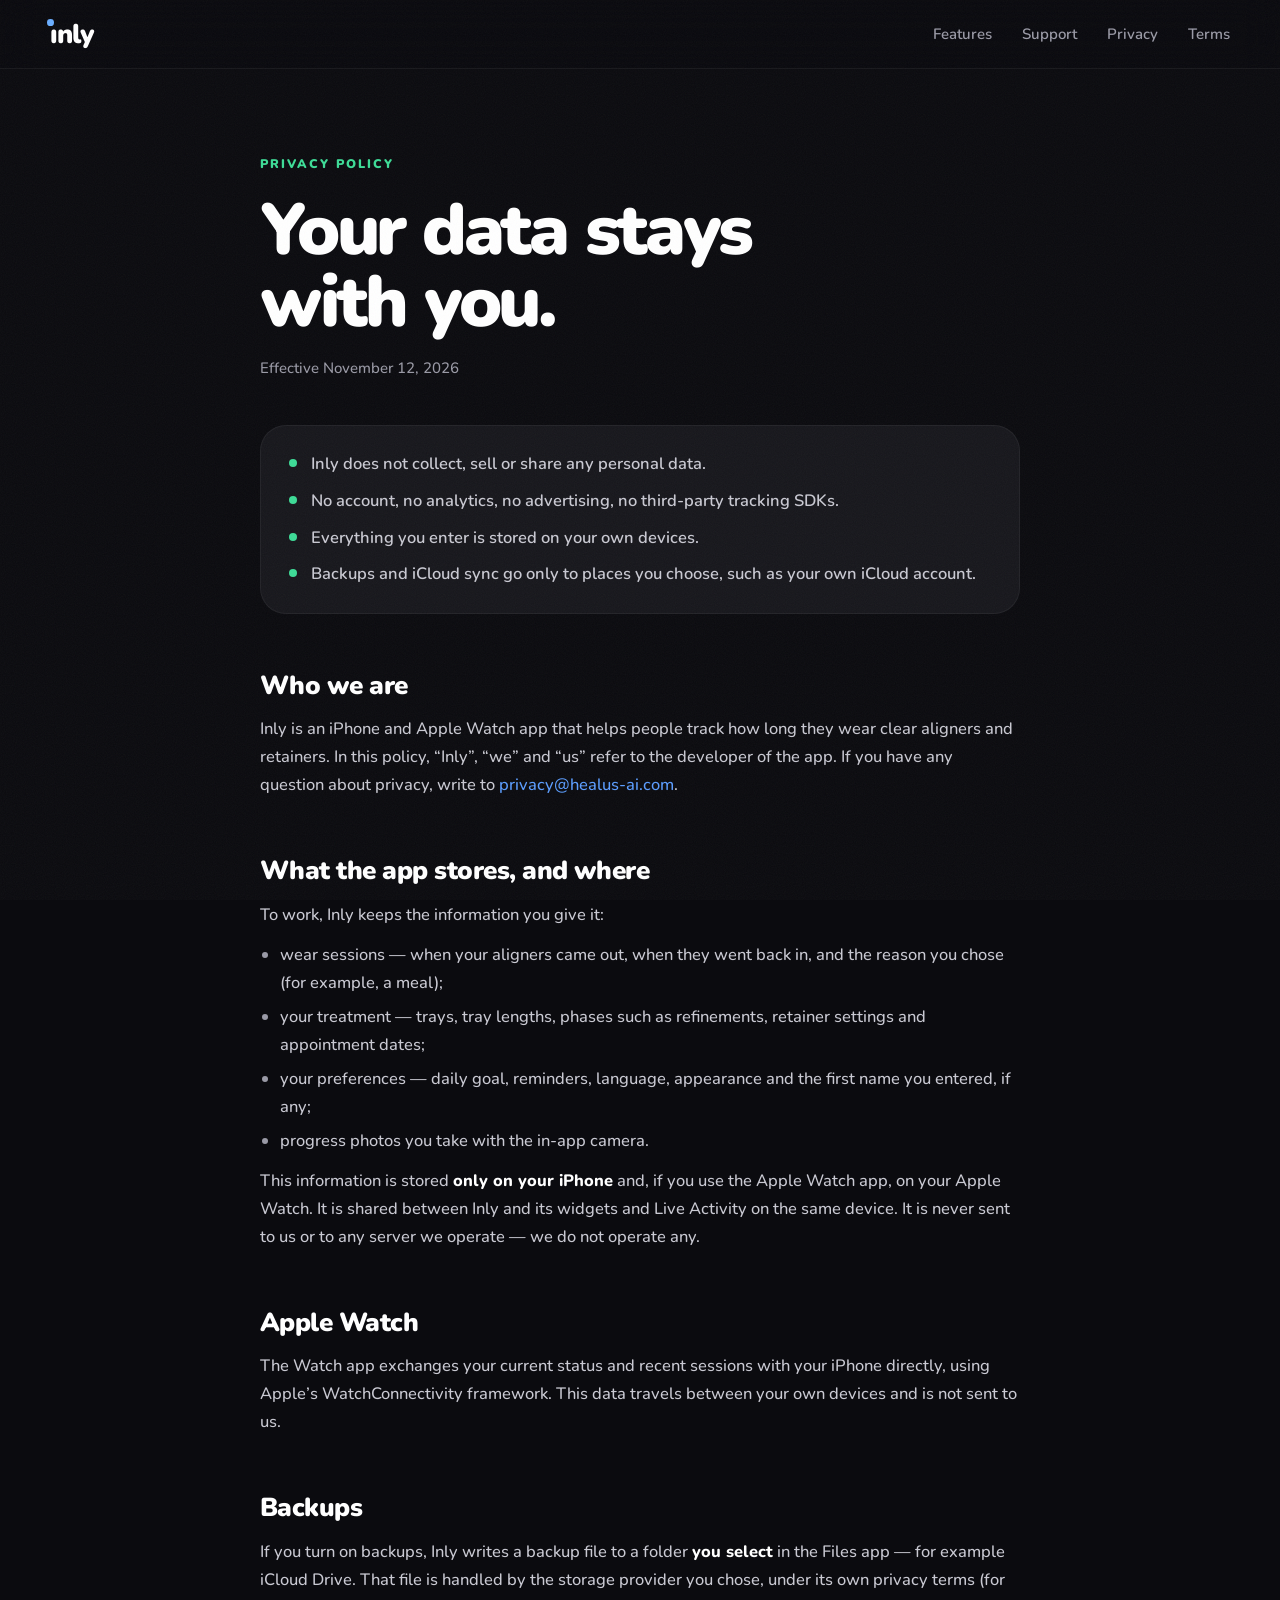
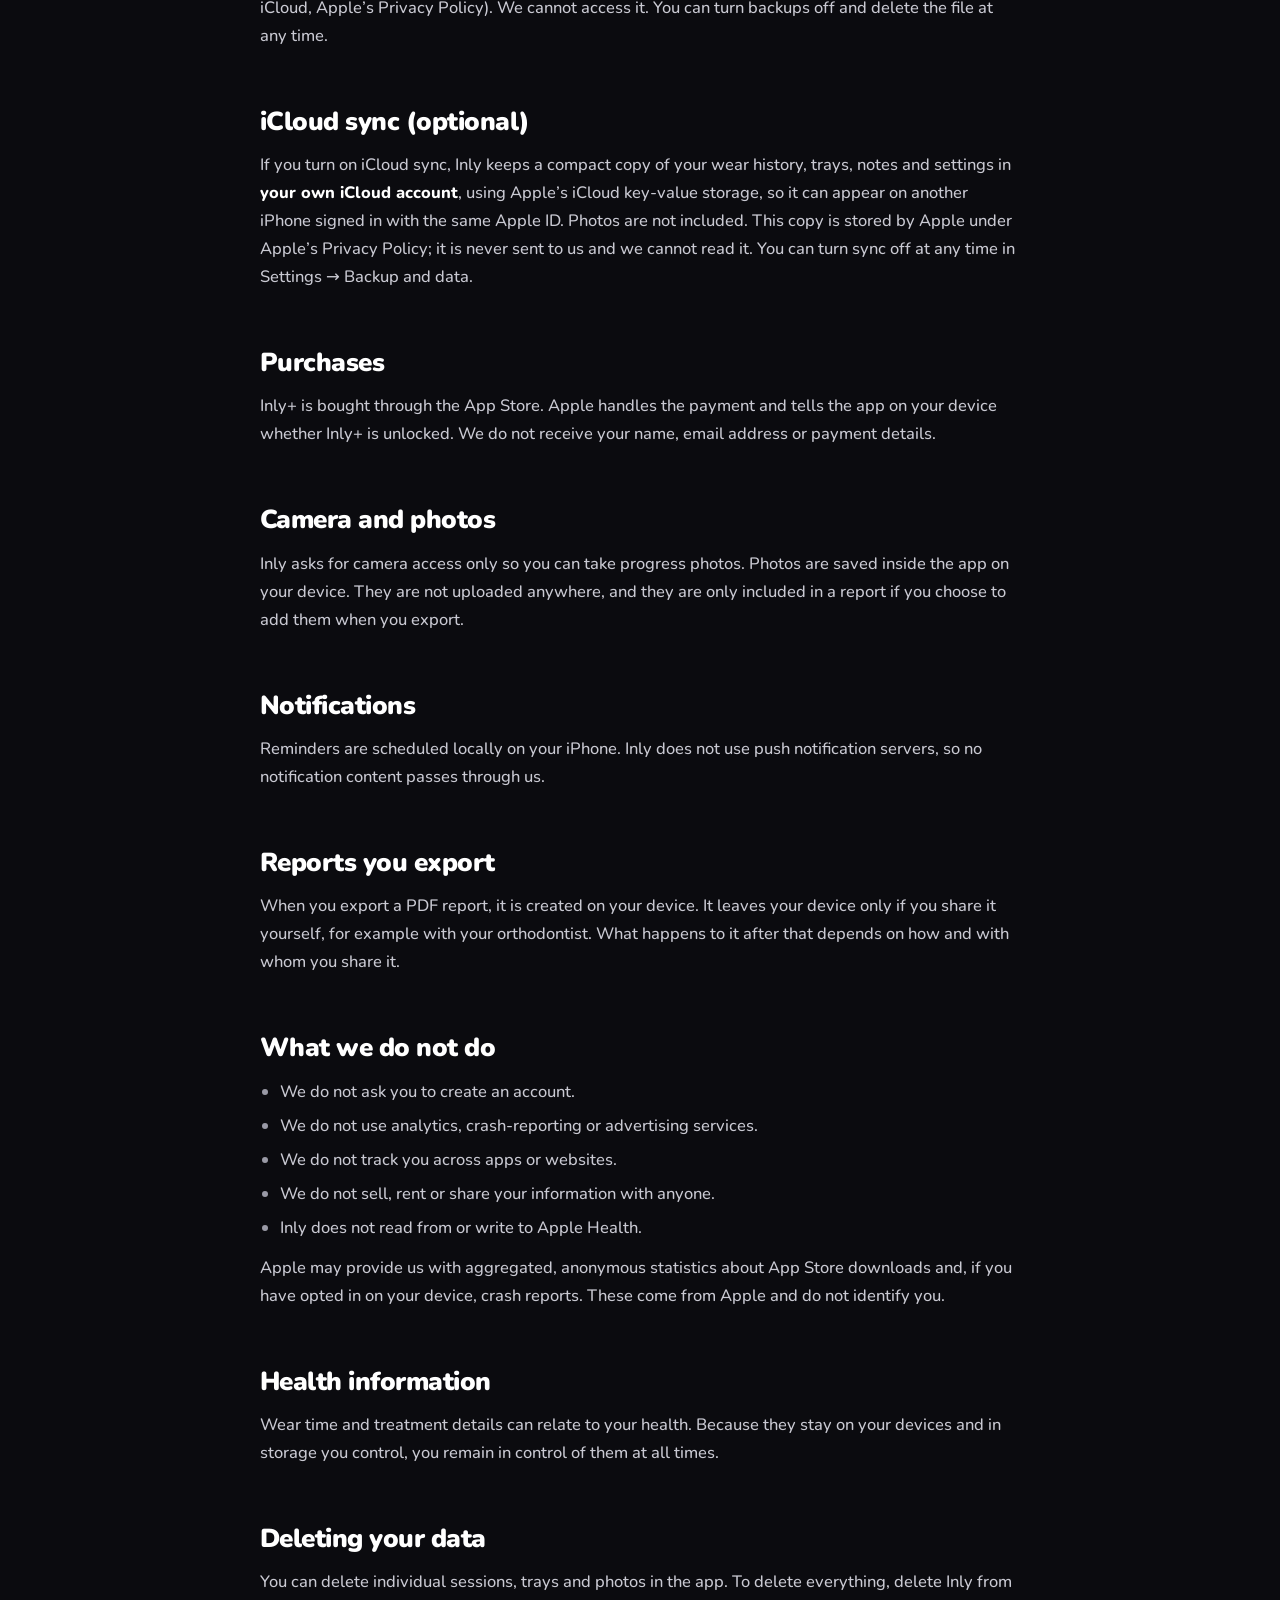
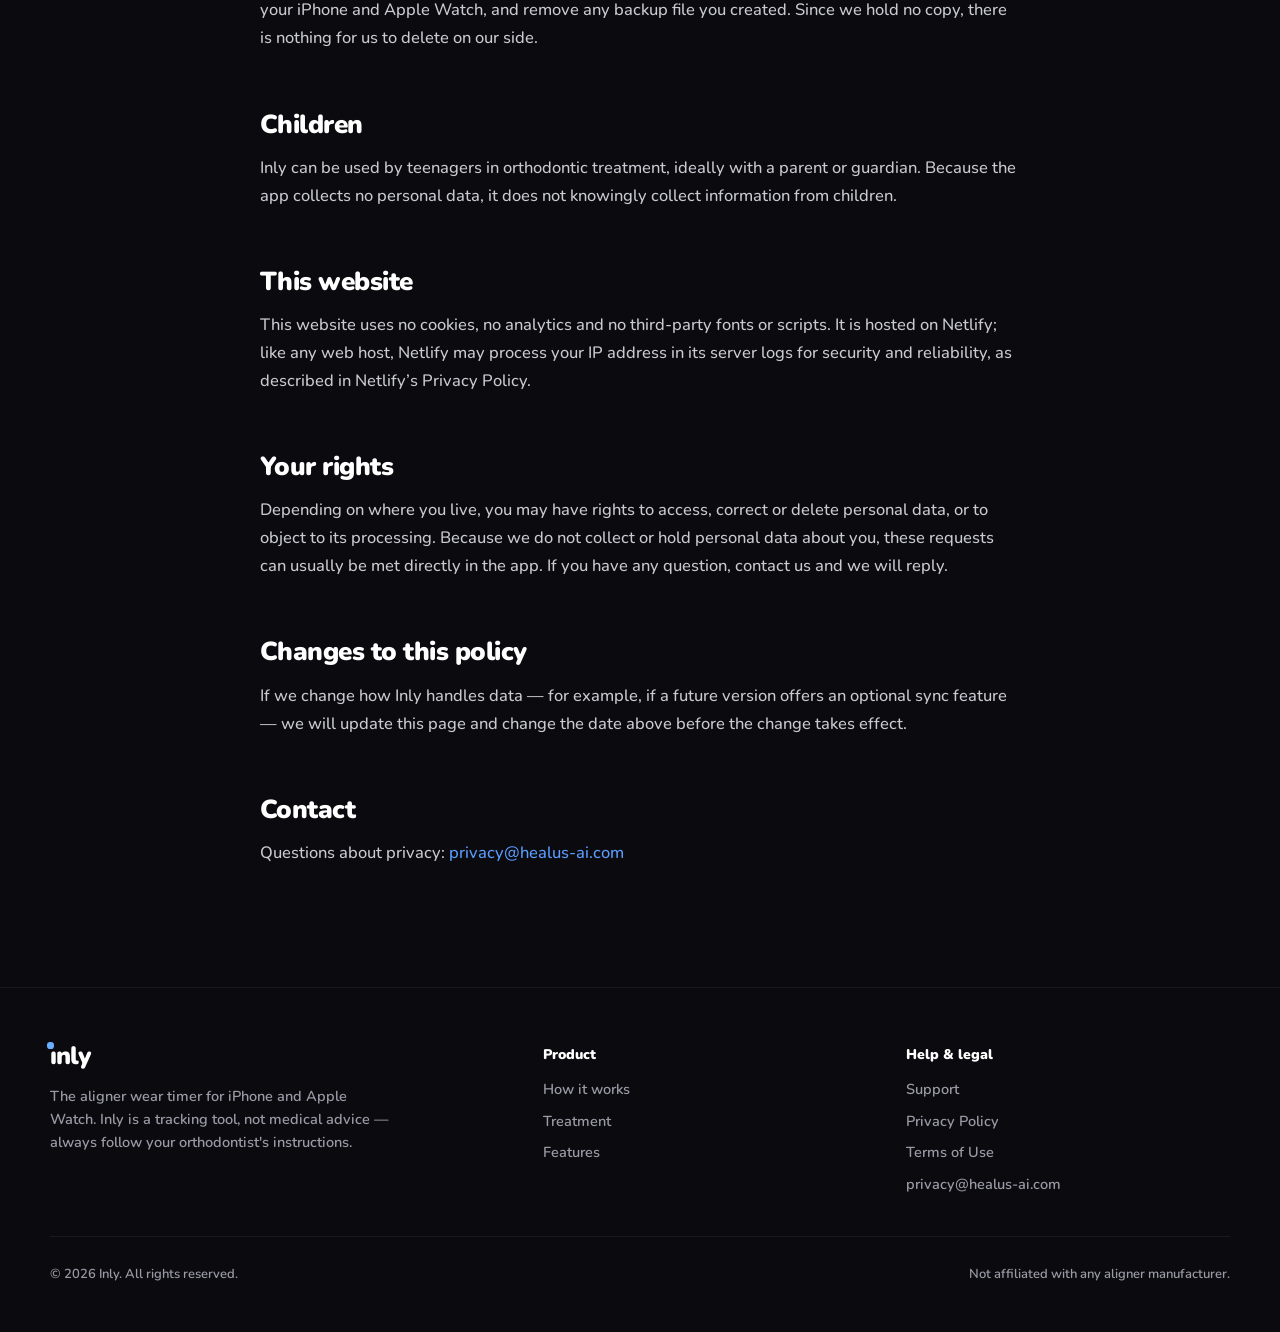
<file: website/privacy.html>
<!doctype html>
<html lang="en">
<head>
<meta charset="utf-8">
<meta name="viewport" content="width=device-width, initial-scale=1, viewport-fit=cover">
<title>Privacy Policy — Inly</title>
<meta name="description" content="How Inly handles your data: it stays on your devices.">
<meta name="theme-color" content="#0b0b0f">
<link rel="icon" href="assets/favicon.png">
<link rel="apple-touch-icon" href="assets/apple-touch-icon.png">
<link rel="preload" href="assets/nunito.woff2" as="font" type="font/woff2" crossorigin>
<link rel="stylesheet" href="styles.css">
</head>
<body>
<header class="nav scrolled">
  <div class="wrap">
    <a href="index.html" class="logo" aria-label="Inly home"><span class="i">ı</span>nly</a>
    <nav class="nav-links">
      <a href="index.html#features">Features</a>
      <a href="support.html">Support</a>
      <a href="privacy.html">Privacy</a>
      <a href="terms.html">Terms</a>
    </nav>
  </div>
</header>
<main class="doc">
  <div class="wrap">
    <span class="eyebrow" style="--c:var(--green)">Privacy Policy</span>
    <h1 style="margin-top:18px">Your data stays<br>with you.</h1>
    <p class="updated">Effective November 12, 2026</p>

    <div class="summary">
      <div><i></i>Inly does not collect, sell or share any personal data.</div>
      <div><i></i>No account, no analytics, no advertising, no third-party tracking SDKs.</div>
      <div><i></i>Everything you enter is stored on your own devices.</div>
      <div><i></i>Backups and iCloud sync go only to places you choose, such as your own iCloud account.</div>
    </div>

    <h2>Who we are</h2>
    <p>Inly is an iPhone and Apple Watch app that helps people track how long they wear clear aligners and retainers. In this policy, “Inly”, “we” and “us” refer to the developer of the app. If you have any question about privacy, write to <a href="mailto:privacy@healus-ai.com">privacy@healus-ai.com</a>.</p>

    <h2>What the app stores, and where</h2>
    <p>To work, Inly keeps the information you give it:</p>
    <ul>
      <li>wear sessions — when your aligners came out, when they went back in, and the reason you chose (for example, a meal);</li>
      <li>your treatment — trays, tray lengths, phases such as refinements, retainer settings and appointment dates;</li>
      <li>your preferences — daily goal, reminders, language, appearance and the first name you entered, if any;</li>
      <li>progress photos you take with the in-app camera.</li>
    </ul>
    <p>This information is stored <strong>only on your iPhone</strong> and, if you use the Apple Watch app, on your Apple Watch. It is shared between Inly and its widgets and Live Activity on the same device. It is never sent to us or to any server we operate — we do not operate any.</p>

    <h2>Apple Watch</h2>
    <p>The Watch app exchanges your current status and recent sessions with your iPhone directly, using Apple’s WatchConnectivity framework. This data travels between your own devices and is not sent to us.</p>

    <h2>Backups</h2>
    <p>If you turn on backups, Inly writes a backup file to a folder <strong>you select</strong> in the Files app — for example iCloud Drive. That file is handled by the storage provider you chose, under its own privacy terms (for iCloud, Apple’s Privacy Policy). We cannot access it. You can turn backups off and delete the file at any time.</p>

    <h2>iCloud sync (optional)</h2>
    <p>If you turn on iCloud sync, Inly keeps a compact copy of your wear history, trays, notes and settings in <strong>your own iCloud account</strong>, using Apple’s iCloud key-value storage, so it can appear on another iPhone signed in with the same Apple ID. Photos are not included. This copy is stored by Apple under Apple’s Privacy Policy; it is never sent to us and we cannot read it. You can turn sync off at any time in Settings → Backup and data.</p>

    <h2>Purchases</h2>
    <p>Inly+ is bought through the App Store. Apple handles the payment and tells the app on your device whether Inly+ is unlocked. We do not receive your name, email address or payment details.</p>

    <h2>Camera and photos</h2>
    <p>Inly asks for camera access only so you can take progress photos. Photos are saved inside the app on your device. They are not uploaded anywhere, and they are only included in a report if you choose to add them when you export.</p>

    <h2>Notifications</h2>
    <p>Reminders are scheduled locally on your iPhone. Inly does not use push notification servers, so no notification content passes through us.</p>

    <h2>Reports you export</h2>
    <p>When you export a PDF report, it is created on your device. It leaves your device only if you share it yourself, for example with your orthodontist. What happens to it after that depends on how and with whom you share it.</p>

    <h2>What we do not do</h2>
    <ul>
      <li>We do not ask you to create an account.</li>
      <li>We do not use analytics, crash-reporting or advertising services.</li>
      <li>We do not track you across apps or websites.</li>
      <li>We do not sell, rent or share your information with anyone.</li>
      <li>Inly does not read from or write to Apple Health.</li>
    </ul>
    <p>Apple may provide us with aggregated, anonymous statistics about App Store downloads and, if you have opted in on your device, crash reports. These come from Apple and do not identify you.</p>

    <h2>Health information</h2>
    <p>Wear time and treatment details can relate to your health. Because they stay on your devices and in storage you control, you remain in control of them at all times.</p>

    <h2>Deleting your data</h2>
    <p>You can delete individual sessions, trays and photos in the app. To delete everything, delete Inly from your iPhone and Apple Watch, and remove any backup file you created. Since we hold no copy, there is nothing for us to delete on our side.</p>

    <h2>Children</h2>
    <p>Inly can be used by teenagers in orthodontic treatment, ideally with a parent or guardian. Because the app collects no personal data, it does not knowingly collect information from children.</p>

    <h2>This website</h2>
    <p>This website uses no cookies, no analytics and no third-party fonts or scripts. It is hosted on Netlify; like any web host, Netlify may process your IP address in its server logs for security and reliability, as described in Netlify’s Privacy Policy.</p>

    <h2>Your rights</h2>
    <p>Depending on where you live, you may have rights to access, correct or delete personal data, or to object to its processing. Because we do not collect or hold personal data about you, these requests can usually be met directly in the app. If you have any question, contact us and we will reply.</p>

    <h2>Changes to this policy</h2>
    <p>If we change how Inly handles data — for example, if a future version offers an optional sync feature — we will update this page and change the date above before the change takes effect.</p>

    <h2>Contact</h2>
    <p>Questions about privacy: <a href="mailto:privacy@healus-ai.com">privacy@healus-ai.com</a></p>
  </div>
</main>
<footer>
  <div class="wrap">
    <div>
      <a href="index.html" class="logo"><span class="i">ı</span>nly</a>
      <p>The aligner wear timer for iPhone and Apple Watch. Inly is a tracking tool, not medical advice — always follow your orthodontist's instructions.</p>
    </div>
    <div>
      <h4>Product</h4>
      <ul><li><a href="index.html#how">How it works</a></li><li><a href="index.html#treatment">Treatment</a></li><li><a href="index.html#features">Features</a></li></ul>
    </div>
    <div>
      <h4>Help &amp; legal</h4>
      <ul><li><a href="support.html">Support</a></li><li><a href="privacy.html">Privacy Policy</a></li><li><a href="terms.html">Terms of Use</a></li><li><a href="mailto:privacy@healus-ai.com">privacy@healus-ai.com</a></li></ul>
    </div>
    <div class="legal"><span>© 2026 Inly. All rights reserved.</span><span>Not affiliated with any aligner manufacturer.</span></div>
  </div>
</footer>
</body>
</html>
</file>
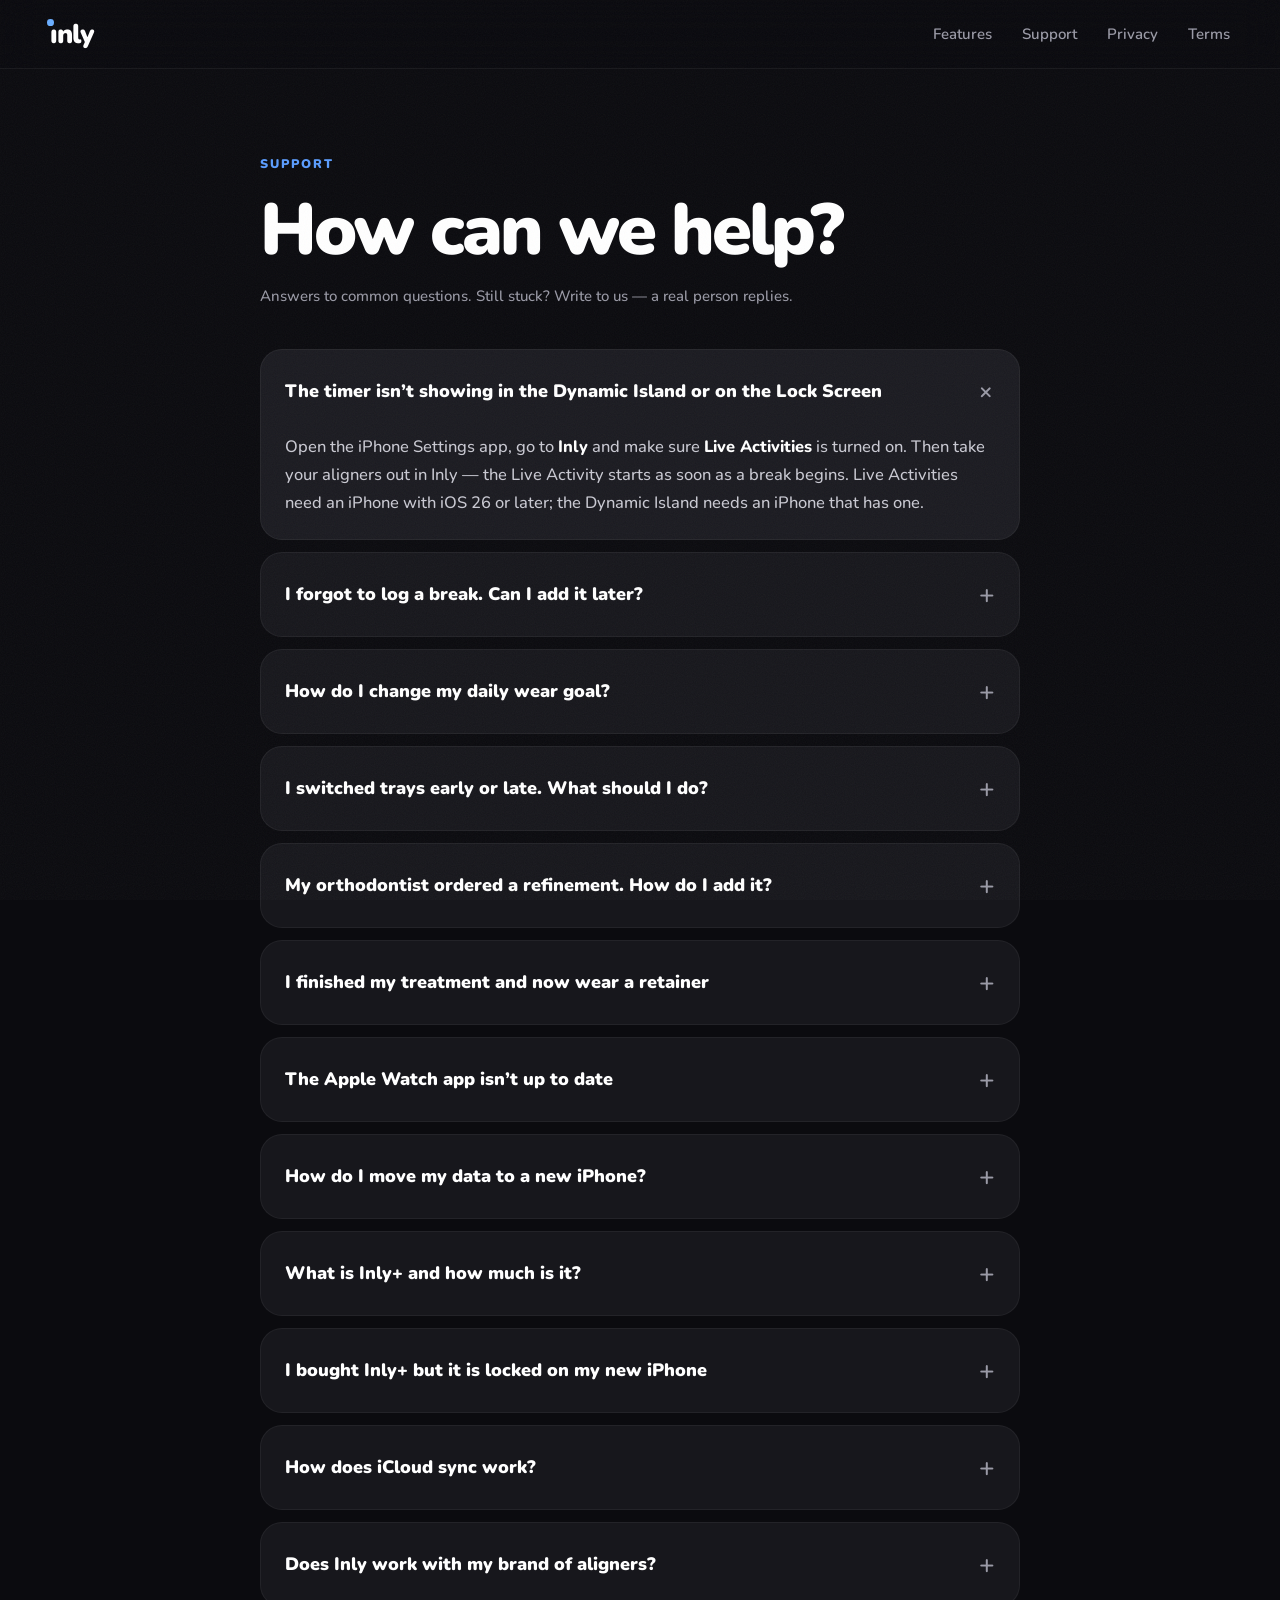
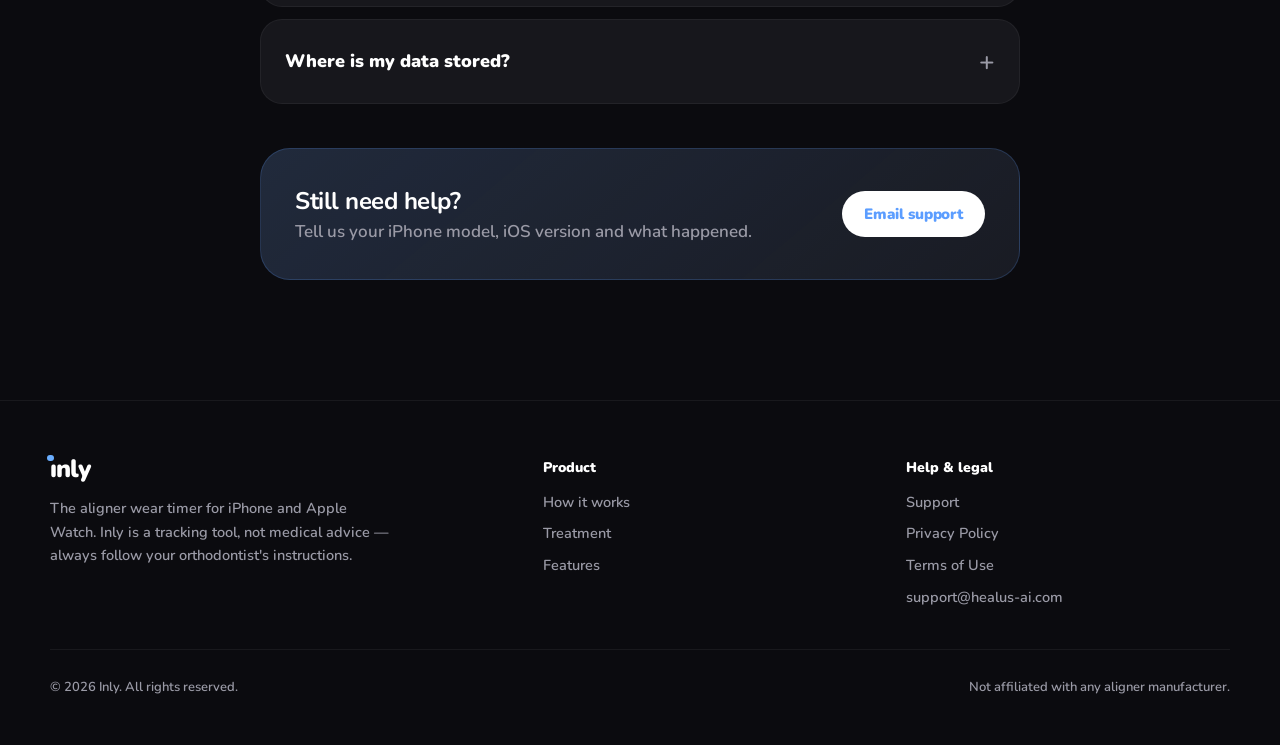
<file: website/support.html>
<!doctype html>
<html lang="en">
<head>
<meta charset="utf-8">
<meta name="viewport" content="width=device-width, initial-scale=1, viewport-fit=cover">
<title>Support — Inly</title>
<meta name="description" content="Help with Inly: Live Activity, missed breaks, trays, refinements, backups and Apple Watch.">
<meta name="theme-color" content="#0b0b0f">
<link rel="icon" href="assets/favicon.png">
<link rel="apple-touch-icon" href="assets/apple-touch-icon.png">
<link rel="preload" href="assets/nunito.woff2" as="font" type="font/woff2" crossorigin>
<link rel="stylesheet" href="styles.css">
</head>
<body>
<header class="nav scrolled">
  <div class="wrap">
    <a href="index.html" class="logo" aria-label="Inly home"><span class="i">ı</span>nly</a>
    <nav class="nav-links">
      <a href="index.html#features">Features</a>
      <a href="support.html">Support</a>
      <a href="privacy.html">Privacy</a>
      <a href="terms.html">Terms</a>
    </nav>
  </div>
</header>
<main class="doc">
  <div class="wrap">
    <span class="eyebrow" style="--c:var(--blue)">Support</span>
    <h1 style="margin-top:18px">How can we help?</h1>
    <p class="updated">Answers to common questions. Still stuck? Write to us — a real person replies.</p>

    <div class="faq">
      <details open><summary>The timer isn’t showing in the Dynamic Island or on the Lock Screen</summary><p>Open the iPhone Settings app, go to <strong>Inly</strong> and make sure <strong>Live Activities</strong> is turned on. Then take your aligners out in Inly — the Live Activity starts as soon as a break begins. Live Activities need an iPhone with iOS 26 or later; the Dynamic Island needs an iPhone that has one.</p></details>
      <details><summary>I forgot to log a break. Can I add it later?</summary><p>Yes. Open <strong>History</strong>, tap the day, then tap <strong>Add a missed break</strong>. You can also edit or delete any break from the same screen.</p></details>
      <details><summary>How do I change my daily wear goal?</summary><p>Go to <strong>Settings → Treatment</strong> and choose the number of hours your orthodontist asked for. Your out-time budget, ring and reminders update right away.</p></details>
      <details><summary>I switched trays early or late. What should I do?</summary><p>Just start the next tray when you actually switch. On the <strong>Trays</strong> screen, tap <strong>Start tray</strong> and choose today or yesterday. Inly saves how many days you spent on the previous tray and updates your estimated finish date.</p></details>
      <details><summary>My orthodontist ordered a refinement. How do I add it?</summary><p>On the <strong>Trays</strong> screen, tap <strong>More → Start refinement</strong> and enter the number of new trays. Your earlier trays stay in your history with their own color, and the new trays start again from 1.</p></details>
      <details><summary>I finished my treatment and now wear a retainer</summary><p>On the <strong>Trays</strong> screen, tap <strong>More → Finish treatment · start retainer</strong>. Choose full-time, every night or a few nights a week, and set a bedtime reminder if you like.</p></details>
      <details><summary>The Apple Watch app isn’t up to date</summary><p>Open Inly on your iPhone once, and keep your iPhone nearby with Bluetooth on. The watch syncs directly with your iPhone; it can take a few moments after a change.</p></details>
      <details><summary>How do I move my data to a new iPhone?</summary><p>Turn on <strong>iCloud sync</strong> (free) in <strong>Settings → Backup and data</strong>: on the new iPhone, Inly offers to restore your data on the first screen. You can also make a backup file on the old iPhone (same screen) and choose <strong>Restore from backup</strong> on the new one.</p></details>
      <details><summary>What is Inly+ and how much is it?</summary><p>Inly+ is a one-time purchase that unlocks the Apple Watch app, widgets, retainer mode, full history, unlimited photos and reports. It is not a subscription. The price is shown in the app before you buy. You can try it free for 7 days — the trial simply ends, with no automatic charge.</p></details>
      <details><summary>I bought Inly+ but it is locked on my new iPhone</summary><p>Open <strong>Settings → Inly+</strong> (or the Inly+ screen) and tap <strong>Restore purchases</strong>. Make sure you are signed in with the same Apple ID you used to buy it. Family members get Inly+ automatically through Family Sharing.</p></details>
      <details><summary>How does iCloud sync work?</summary><p>It is free for everyone. Turn it on in <strong>Settings → Backup and data</strong>. Your history, trays, notes and settings are kept in your own iCloud and come back on a new iPhone signed in with the same Apple ID. Photos stay on the iPhone where you took them; use automatic backup to keep a copy of them too.</p></details>
      <details><summary>Does Inly work with my brand of aligners?</summary><p>Yes. Inly works with any removable clear aligner or retainer. You enter your own number of trays and how many days to wear each one.</p></details>
      <details><summary>Where is my data stored?</summary><p>On your iPhone and Apple Watch, and in a backup location you choose. We don’t have servers and never see your data. Read the <a href="privacy.html">Privacy Policy</a> for the details.</p></details>
    </div>

    <div class="contact-card">
      <div><b>Still need help?</b><span>Tell us your iPhone model, iOS version and what happened.</span></div>
      <a class="btn" href="mailto:support@healus-ai.com?subject=Inly%20support">Email support</a>
    </div>
  </div>
</main>
<footer>
  <div class="wrap">
    <div>
      <a href="index.html" class="logo"><span class="i">ı</span>nly</a>
      <p>The aligner wear timer for iPhone and Apple Watch. Inly is a tracking tool, not medical advice — always follow your orthodontist's instructions.</p>
    </div>
    <div>
      <h4>Product</h4>
      <ul><li><a href="index.html#how">How it works</a></li><li><a href="index.html#treatment">Treatment</a></li><li><a href="index.html#features">Features</a></li></ul>
    </div>
    <div>
      <h4>Help &amp; legal</h4>
      <ul><li><a href="support.html">Support</a></li><li><a href="privacy.html">Privacy Policy</a></li><li><a href="terms.html">Terms of Use</a></li><li><a href="mailto:support@healus-ai.com">support@healus-ai.com</a></li></ul>
    </div>
    <div class="legal"><span>© 2026 Inly. All rights reserved.</span><span>Not affiliated with any aligner manufacturer.</span></div>
  </div>
</footer>
</body>
</html>
</file>
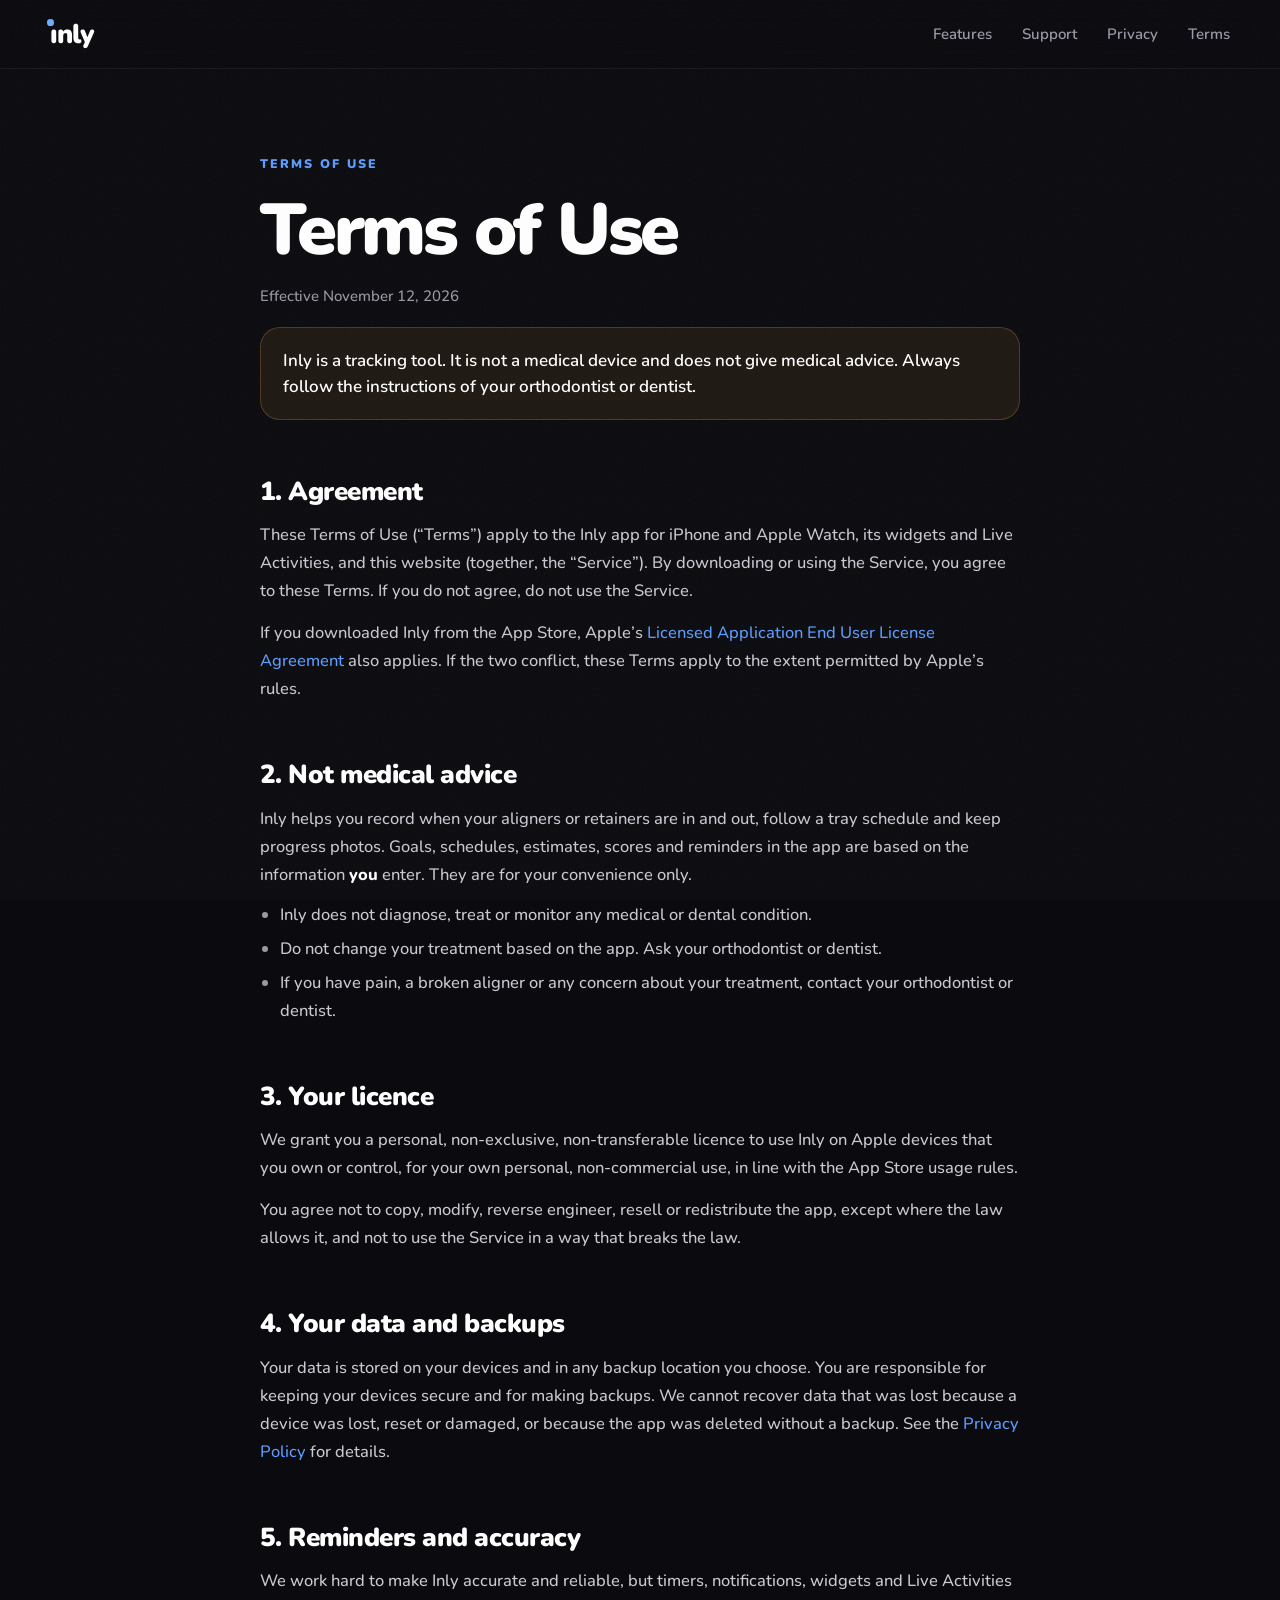
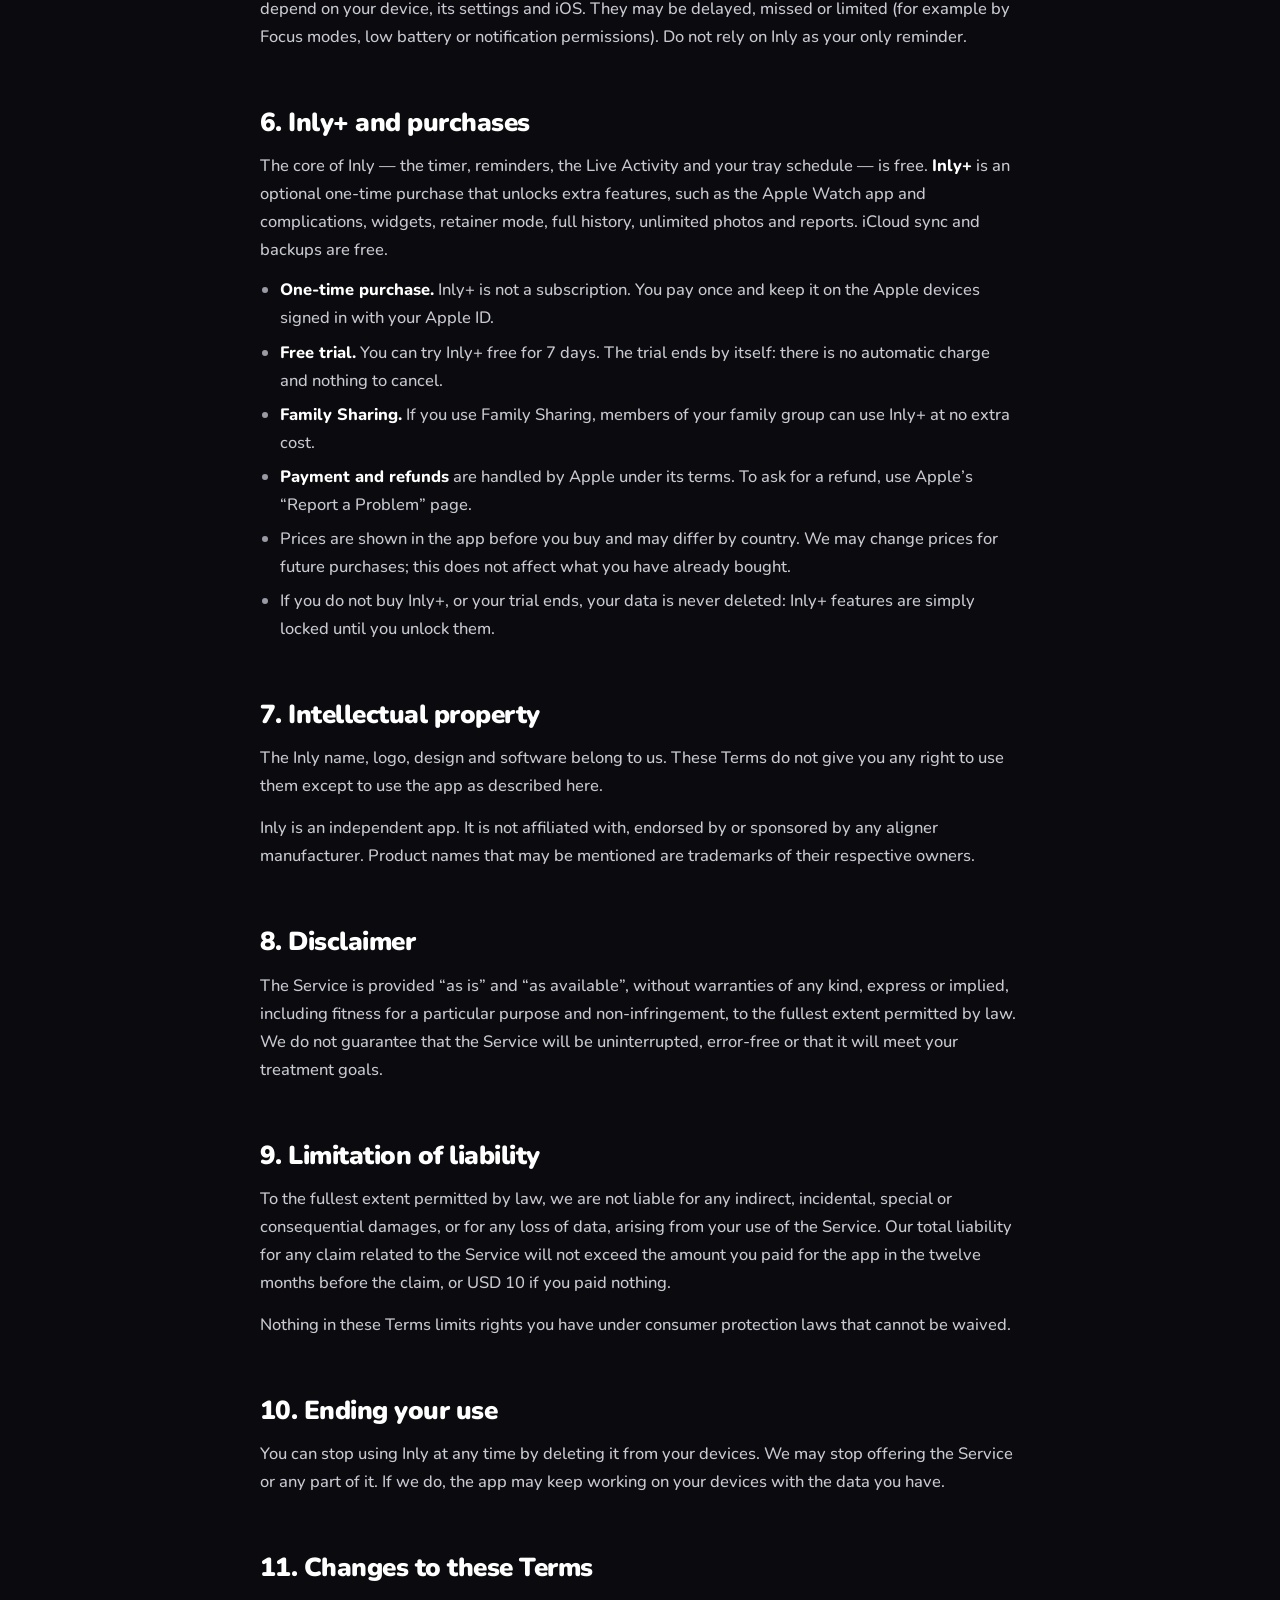
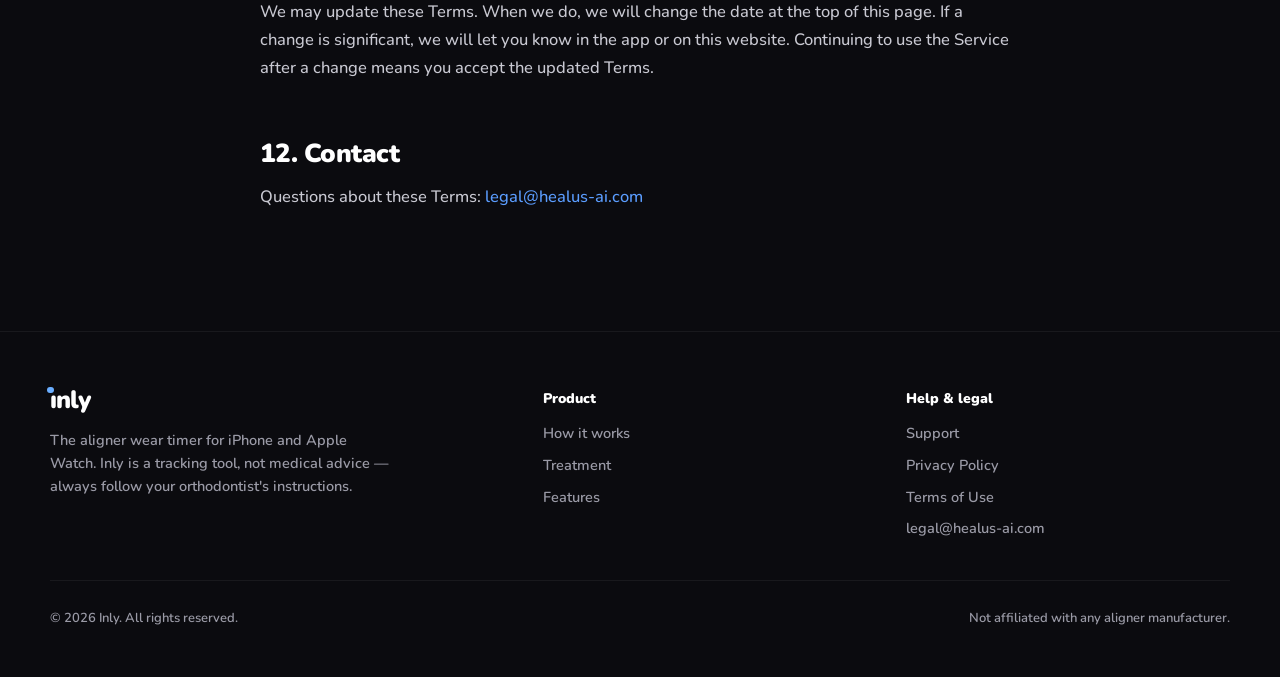
<file: website/terms.html>
<!doctype html>
<html lang="en">
<head>
<meta charset="utf-8">
<meta name="viewport" content="width=device-width, initial-scale=1, viewport-fit=cover">
<title>Terms of Use — Inly</title>
<meta name="description" content="The terms for using the Inly app and website.">
<meta name="theme-color" content="#0b0b0f">
<link rel="icon" href="assets/favicon.png">
<link rel="apple-touch-icon" href="assets/apple-touch-icon.png">
<link rel="preload" href="assets/nunito.woff2" as="font" type="font/woff2" crossorigin>
<link rel="stylesheet" href="styles.css">
</head>
<body>
<header class="nav scrolled">
  <div class="wrap">
    <a href="index.html" class="logo" aria-label="Inly home"><span class="i">ı</span>nly</a>
    <nav class="nav-links">
      <a href="index.html#features">Features</a>
      <a href="support.html">Support</a>
      <a href="privacy.html">Privacy</a>
      <a href="terms.html">Terms</a>
    </nav>
  </div>
</header>
<main class="doc">
  <div class="wrap">
    <span class="eyebrow" style="--c:var(--blue)">Terms of Use</span>
    <h1 style="margin-top:18px">Terms of Use</h1>
    <p class="updated">Effective November 12, 2026</p>

    <div class="callout">Inly is a tracking tool. It is not a medical device and does not give medical advice. Always follow the instructions of your orthodontist or dentist.</div>

    <h2>1. Agreement</h2>
    <p>These Terms of Use (“Terms”) apply to the Inly app for iPhone and Apple Watch, its widgets and Live Activities, and this website (together, the “Service”). By downloading or using the Service, you agree to these Terms. If you do not agree, do not use the Service.</p>
    <p>If you downloaded Inly from the App Store, Apple’s <a href="https://www.apple.com/legal/internet-services/itunes/dev/stdeula/" rel="noopener">Licensed Application End User License Agreement</a> also applies. If the two conflict, these Terms apply to the extent permitted by Apple’s rules.</p>

    <h2>2. Not medical advice</h2>
    <p>Inly helps you record when your aligners or retainers are in and out, follow a tray schedule and keep progress photos. Goals, schedules, estimates, scores and reminders in the app are based on the information <strong>you</strong> enter. They are for your convenience only.</p>
    <ul>
      <li>Inly does not diagnose, treat or monitor any medical or dental condition.</li>
      <li>Do not change your treatment based on the app. Ask your orthodontist or dentist.</li>
      <li>If you have pain, a broken aligner or any concern about your treatment, contact your orthodontist or dentist.</li>
    </ul>

    <h2>3. Your licence</h2>
    <p>We grant you a personal, non-exclusive, non-transferable licence to use Inly on Apple devices that you own or control, for your own personal, non-commercial use, in line with the App Store usage rules.</p>
    <p>You agree not to copy, modify, reverse engineer, resell or redistribute the app, except where the law allows it, and not to use the Service in a way that breaks the law.</p>

    <h2>4. Your data and backups</h2>
    <p>Your data is stored on your devices and in any backup location you choose. You are responsible for keeping your devices secure and for making backups. We cannot recover data that was lost because a device was lost, reset or damaged, or because the app was deleted without a backup. See the <a href="privacy.html">Privacy Policy</a> for details.</p>

    <h2>5. Reminders and accuracy</h2>
    <p>We work hard to make Inly accurate and reliable, but timers, notifications, widgets and Live Activities depend on your device, its settings and iOS. They may be delayed, missed or limited (for example by Focus modes, low battery or notification permissions). Do not rely on Inly as your only reminder.</p>

    <h2>6. Inly+ and purchases</h2>
    <p>The core of Inly — the timer, reminders, the Live Activity and your tray schedule — is free. <strong>Inly+</strong> is an optional one-time purchase that unlocks extra features, such as the Apple Watch app and complications, widgets, retainer mode, full history, unlimited photos and reports. iCloud sync and backups are free.</p>
    <ul>
      <li><strong>One-time purchase.</strong> Inly+ is not a subscription. You pay once and keep it on the Apple devices signed in with your Apple ID.</li>
      <li><strong>Free trial.</strong> You can try Inly+ free for 7 days. The trial ends by itself: there is no automatic charge and nothing to cancel.</li>
      <li><strong>Family Sharing.</strong> If you use Family Sharing, members of your family group can use Inly+ at no extra cost.</li>
      <li><strong>Payment and refunds</strong> are handled by Apple under its terms. To ask for a refund, use Apple’s “Report a Problem” page.</li>
      <li>Prices are shown in the app before you buy and may differ by country. We may change prices for future purchases; this does not affect what you have already bought.</li>
      <li>If you do not buy Inly+, or your trial ends, your data is never deleted: Inly+ features are simply locked until you unlock them.</li>
    </ul>

    <h2>7. Intellectual property</h2>
    <p>The Inly name, logo, design and software belong to us. These Terms do not give you any right to use them except to use the app as described here.</p>
    <p>Inly is an independent app. It is not affiliated with, endorsed by or sponsored by any aligner manufacturer. Product names that may be mentioned are trademarks of their respective owners.</p>

    <h2>8. Disclaimer</h2>
    <p>The Service is provided “as is” and “as available”, without warranties of any kind, express or implied, including fitness for a particular purpose and non-infringement, to the fullest extent permitted by law. We do not guarantee that the Service will be uninterrupted, error-free or that it will meet your treatment goals.</p>

    <h2>9. Limitation of liability</h2>
    <p>To the fullest extent permitted by law, we are not liable for any indirect, incidental, special or consequential damages, or for any loss of data, arising from your use of the Service. Our total liability for any claim related to the Service will not exceed the amount you paid for the app in the twelve months before the claim, or USD 10 if you paid nothing.</p>
    <p>Nothing in these Terms limits rights you have under consumer protection laws that cannot be waived.</p>

    <h2>10. Ending your use</h2>
    <p>You can stop using Inly at any time by deleting it from your devices. We may stop offering the Service or any part of it. If we do, the app may keep working on your devices with the data you have.</p>

    <h2>11. Changes to these Terms</h2>
    <p>We may update these Terms. When we do, we will change the date at the top of this page. If a change is significant, we will let you know in the app or on this website. Continuing to use the Service after a change means you accept the updated Terms.</p>

    <h2>12. Contact</h2>
    <p>Questions about these Terms: <a href="mailto:legal@healus-ai.com">legal@healus-ai.com</a></p>
  </div>
</main>
<footer>
  <div class="wrap">
    <div>
      <a href="index.html" class="logo"><span class="i">ı</span>nly</a>
      <p>The aligner wear timer for iPhone and Apple Watch. Inly is a tracking tool, not medical advice — always follow your orthodontist's instructions.</p>
    </div>
    <div>
      <h4>Product</h4>
      <ul><li><a href="index.html#how">How it works</a></li><li><a href="index.html#treatment">Treatment</a></li><li><a href="index.html#features">Features</a></li></ul>
    </div>
    <div>
      <h4>Help &amp; legal</h4>
      <ul><li><a href="support.html">Support</a></li><li><a href="privacy.html">Privacy Policy</a></li><li><a href="terms.html">Terms of Use</a></li><li><a href="mailto:legal@healus-ai.com">legal@healus-ai.com</a></li></ul>
    </div>
    <div class="legal"><span>© 2026 Inly. All rights reserved.</span><span>Not affiliated with any aligner manufacturer.</span></div>
  </div>
</footer>
</body>
</html>
</file>
<file: website/styles.css>
/* Inly — website. Dark only, same tokens as the app. */
@font-face {
  font-family: "Nunito Var";
  src: url("assets/nunito.woff2") format("woff2");
  font-weight: 200 1000;
  font-display: swap;
}

:root {
  --night: #0b0b0f;
  --surface: #17171c;
  --raised: #23232b;
  --hair: #2a2a33;
  --text: #ffffff;
  --secondary: #c9c9d2;
  --muted: #9a9aa6;
  --blue: #5b9dff;
  --amber: #ffb547;
  --green: #3ddc97;
  --red: #ff6b5e;
  --purple: #b28dff;
  --teal: #4fd1d9;
  --pink: #ff8fb1;
  --round: ui-rounded, "SF Pro Rounded", "Nunito Var", system-ui, sans-serif;
  --ease: cubic-bezier(.22, 1, .36, 1);
  --spring: cubic-bezier(.34, 1.56, .64, 1);
  --max: 1180px;
}

*, *::before, *::after { box-sizing: border-box; }
html { -webkit-text-size-adjust: 100%; scroll-behavior: smooth; }
body {
  margin: 0;
  background: var(--night);
  color: var(--text);
  font-family: var(--round);
  font-weight: 600;
  font-size: 17px;
  line-height: 1.5;
  -webkit-font-smoothing: antialiased;
  -moz-osx-font-smoothing: grayscale;
  overflow-x: hidden;
}
/* fine film grain over everything: keeps big black areas from looking flat */
body::after {
  content: "";
  position: fixed; inset: 0;
  pointer-events: none;
  z-index: 100;
  opacity: .045;
  background-image: url("data:image/svg+xml,%3Csvg xmlns='http://www.w3.org/2000/svg' width='160' height='160'%3E%3Cfilter id='n'%3E%3CfeTurbulence type='fractalNoise' baseFrequency='.9' numOctaves='3' stitchTiles='stitch'/%3E%3C/filter%3E%3Crect width='100%25' height='100%25' filter='url(%23n)'/%3E%3C/svg%3E");
}
::selection { background: var(--blue); color: var(--night); }
img { display: block; max-width: 100%; }
a { color: inherit; text-decoration: none; }
button { font: inherit; color: inherit; }

.wrap { width: min(var(--max), 100% - 48px); margin-inline: auto; }

.eyebrow {
  display: inline-block;
  font-size: 12.5px;
  font-weight: 900;
  letter-spacing: .16em;
  text-transform: uppercase;
  color: var(--c, var(--muted));
}
h1, h2, h3 { margin: 0; font-weight: 900; letter-spacing: -.035em; line-height: 1; }
h2 { font-size: clamp(40px, 6.4vw, 84px); }
h3 { font-size: 24px; letter-spacing: -.02em; line-height: 1.15; }
p { margin: 0; }
.lead { color: var(--muted); font-size: clamp(18px, 1.6vw, 21px); line-height: 1.5; max-width: 34ch; }
.lead b { color: var(--text); font-weight: 800; }

/* ---------- logo ---------- */
.logo { display: inline-flex; align-items: center; font-weight: 900; font-size: 27px; letter-spacing: -.04em; line-height: 1; }
.logo .i { position: relative; }
.logo .i::before {
  content: ""; position: absolute;
  width: .25em; height: .25em; border-radius: 50%;
  background: #6aaeff;
  left: -.11em; top: -.06em;
}

/* ---------- nav ---------- */
.nav {
  position: fixed; inset: 0 0 auto; z-index: 50;
  transition: background .4s var(--ease), border-color .4s var(--ease), backdrop-filter .4s;
  border-bottom: 1px solid transparent;
}
.nav.scrolled {
  background: rgba(11, 11, 15, .72);
  backdrop-filter: blur(20px) saturate(1.6);
  -webkit-backdrop-filter: blur(20px) saturate(1.6);
  border-color: rgba(255, 255, 255, .06);
}
.nav .wrap { display: flex; align-items: center; justify-content: space-between; height: 68px; }
.nav-links { display: flex; align-items: center; gap: 30px; font-size: 15px; color: var(--muted); }
.nav-links a:not(.btn) { transition: color .2s; }
.nav-links a:not(.btn):hover { color: var(--text); }

.btn {
  display: inline-flex; align-items: center; gap: 10px;
  height: 46px; padding: 0 22px;
  border-radius: 999px;
  background: var(--text); color: var(--night);
  font-weight: 900; font-size: 15px; letter-spacing: -.01em;
  border: 0; cursor: default;
  white-space: nowrap;
}
.btn.small { height: 36px; padding: 0 16px; font-size: 13.5px; }
.btn .apple { width: 15px; height: 15px; }
.btn-ghost { background: transparent; color: var(--text); padding: 0; height: auto; gap: 8px; cursor: pointer; }
.btn-ghost svg { transition: transform .3s var(--ease); }
.btn-ghost:hover svg { transform: translateY(3px); }
.store {
  display: inline-flex; flex-direction: column; justify-content: center;
  height: 58px; padding: 0 26px 0 22px;
  border-radius: 18px;
  background: var(--text); color: var(--night);
  line-height: 1.05;
}
.store small { font-size: 11.5px; font-weight: 800; letter-spacing: .02em; opacity: .62; }
.store span { font-size: 19px; font-weight: 900; letter-spacing: -.02em; }

/* ---------- reveal ---------- */
.rv { opacity: 0; transform: translateY(28px); transition: opacity 1s var(--ease), transform 1.1s var(--ease); transition-delay: calc(var(--d, 0) * 90ms); }
.rv.in { opacity: 1; transform: none; }
.rv-blur { filter: blur(12px); transition-property: opacity, transform, filter; }
.rv-blur.in { filter: none; }

/* ---------- device ---------- */
.device {
  --z: .74;
  position: relative;
  width: calc(414px * var(--z));
  height: calc(872px * var(--z));
  flex: none;
}
.device-in {
  position: absolute; left: 0; top: 0;
  width: 414px; height: 872px;
  transform: scale(var(--z)); transform-origin: 0 0;
  border-radius: 68px;
  padding: 12px;
  background: linear-gradient(145deg, #3a3a42, #15151a 40%, #2a2a31 75%, #101014);
  box-shadow:
    0 0 0 1.5px #050507,
    inset 0 0 0 1.5px rgba(255, 255, 255, .09),
    0 60px 120px -30px rgba(0, 0, 0, .9),
    0 30px 60px -30px rgba(0, 0, 0, .8);
}
.device-in::before { /* side buttons */
  content: ""; position: absolute; left: -3px; top: 190px; width: 4px; height: 64px; border-radius: 2px;
  background: #24242a; box-shadow: 0 86px 0 #24242a, 0 -62px 0 -10px #24242a;
}
.device-in::after {
  content: ""; position: absolute; right: -3px; top: 250px; width: 4px; height: 100px; border-radius: 2px; background: #24242a;
}
.screen {
  position: relative;
  width: 390px; height: 848px;
  border-radius: 56px;
  overflow: hidden;
  background: var(--night);
  isolation: isolate;
}
.screen > img { position: absolute; inset: 0; width: 100%; height: 100%; object-fit: cover; }
.island {
  position: absolute; z-index: 20;
  left: 50%; top: 11px;
  width: var(--iw, 124px); height: var(--ih, 36px);
  transform: translateX(-50%);
  border-radius: var(--ir, 20px);
  background: #000;
  transition: width .6s var(--spring), height .6s var(--spring), border-radius .6s var(--spring);
  display: flex; align-items: center; justify-content: space-between;
  padding: 0 13px;
  overflow: hidden;
}
.island .la { display: flex; align-items: center; gap: 7px; opacity: 0; transition: opacity .25s; }
.island.live { --iw: 190px; }
.island.live .la { opacity: 1; transition-delay: .25s; }
.mini-ring { width: 17px; height: 17px; }
.island .t { font-weight: 900; font-size: 15px; color: var(--amber); font-variant-numeric: tabular-nums; letter-spacing: -.01em; }

/* ---------- hero ---------- */
.hero {
  position: relative;
  min-height: 100vh;
  padding: 120px 0 80px;
  display: flex; align-items: center;
  overflow: hidden;
}
.hero .wrap { display: grid; grid-template-columns: 1.12fr .88fr; align-items: center; gap: 40px; }
.hero h1 { font-size: clamp(50px, 6.3vw, 94px); line-height: .94; letter-spacing: -.05em; }
.hero h1 .soft { color: var(--muted); }
.hero .lead { margin-top: 28px; max-width: 30ch; }
.hero-cta { display: flex; align-items: center; gap: 28px; margin-top: 40px; flex-wrap: wrap; }
.hero-note { margin-top: 26px; font-size: 14px; color: var(--muted); display: flex; align-items: center; gap: 10px; }
.hero-note i { width: 6px; height: 6px; border-radius: 50%; background: var(--green); box-shadow: 0 0 12px var(--green); }
.chip {
  display: inline-flex; align-items: center; gap: 10px;
  padding: 7px 14px 7px 8px;
  border-radius: 999px;
  background: rgba(255, 255, 255, .05);
  border: 1px solid rgba(255, 255, 255, .08);
  font-size: 13.5px; color: var(--secondary);
  margin-bottom: 30px;
}
.chip b { background: var(--blue); color: var(--night); font-weight: 900; font-size: 11px; letter-spacing: .08em; padding: 3px 9px; border-radius: 999px; text-transform: uppercase; }
.hero-stage { position: relative; display: grid; place-items: center; }
.hero-stage .device { --z: .8; z-index: 2; }
.halo {
  position: absolute; z-index: 0;
  width: 760px; height: 760px; border-radius: 50%;
  left: 50%; top: 50%; transform: translate(-50%, -50%);
  background: radial-gradient(closest-side, rgba(91, 157, 255, .22), rgba(91, 157, 255, .06) 55%, transparent);
  transition: background 1.2s var(--ease);
  pointer-events: none;
}
.hero.out .halo { background: radial-gradient(closest-side, rgba(255, 181, 71, .22), rgba(255, 181, 71, .06) 55%, transparent); }
.orbit { position: absolute; z-index: 1; left: 50%; top: 50%; width: 640px; height: 640px; transform: translate(-50%, -50%); pointer-events: none; }
.orbit circle { fill: none; stroke: rgba(255, 255, 255, .06); stroke-width: 1; }
.orbit .dash { stroke: rgba(255, 255, 255, .14); stroke-dasharray: 2 10; animation: spin 90s linear infinite; transform-origin: center; }
@keyframes spin { to { transform: rotate(360deg); } }
.float-tag {
  position: absolute; z-index: 3;
  display: flex; align-items: center; gap: 10px;
  padding: 12px 16px 12px 12px;
  border-radius: 20px;
  background: rgba(23, 23, 28, .78);
  backdrop-filter: blur(18px); -webkit-backdrop-filter: blur(18px);
  border: 1px solid rgba(255, 255, 255, .08);
  box-shadow: 0 20px 50px -20px rgba(0, 0, 0, .8);
  font-size: 13px; color: var(--muted); line-height: 1.25;
  animation: bob 6s ease-in-out infinite;
}
.float-tag b { display: block; color: var(--text); font-size: 15px; font-weight: 900; }
.float-tag .ic { width: 34px; height: 34px; border-radius: 11px; display: grid; place-items: center; background: var(--c); color: var(--night); flex: none; }
.float-tag.a { left: -7%; top: 47%; --c: var(--green); }
.float-tag.b { right: -9%; bottom: 13%; --c: var(--amber); animation-delay: -3s; }
@keyframes bob { 50% { transform: translateY(-10px); } }

/* ---------- the live Today screen (hero) ---------- */
.ts { position: absolute; inset: 0; padding: 58px 20px 0; font-family: var(--round); color: var(--text); }
.ts .sb { position: absolute; top: 18px; left: 0; right: 0; display: flex; justify-content: space-between; padding: 0 30px 0 40px; font-size: 16px; font-weight: 800; }
.ts .sb .icons { display: flex; gap: 6px; align-items: center; }
.ts .date { font-size: 12px; font-weight: 900; letter-spacing: .08em; color: var(--muted); text-transform: uppercase; margin-top: 6px; }
.ts .hello { font-size: 25px; font-weight: 600; letter-spacing: -.02em; margin-top: 2px; }
.ts .hello b { font-weight: 900; }
.ts .tray {
  margin-top: 14px; height: 72px; border-radius: 22px; padding: 0 16px 0 12px;
  display: flex; align-items: center; gap: 14px;
  background: linear-gradient(90deg, rgba(61, 220, 151, .14), rgba(61, 220, 151, .03) 60%), var(--surface);
}
.ts .tray .r { width: 46px; height: 46px; position: relative; display: grid; place-items: center; font-weight: 900; font-size: 15px; }
.ts .tray .r svg { position: absolute; inset: 0; }
.ts .tray b { display: block; font-size: 16px; font-weight: 900; }
.ts .tray small { font-size: 13px; color: var(--muted); font-weight: 700; }
.ts .tray .chev { margin-left: auto; color: var(--muted); }
.ts .chips { height: 0; display: flex; gap: 8px; overflow: hidden; opacity: 0; transition: height .5s var(--ease), opacity .3s, margin .5s var(--ease); }
.ts.out .chips { height: 38px; opacity: 1; margin-top: 14px; transition-delay: 0s, .15s, 0s; }
.ts .chips span { display: inline-flex; align-items: center; gap: 6px; height: 38px; padding: 0 14px; border-radius: 999px; background: var(--raised); font-size: 14px; font-weight: 800; white-space: nowrap; }
.ts .chips span.on { background: var(--amber); color: var(--night); }
.ts .ring { position: relative; width: 268px; height: 268px; margin: 22px auto 0; display: grid; place-items: center; transition: margin .5s var(--ease); }
.ts.out .ring { margin-top: 18px; }
.ts .ring svg { position: absolute; inset: 0; transform: rotate(-90deg); overflow: visible; }
.ts .ring .trk { fill: none; stroke: #1c2433; stroke-width: 15; transition: stroke .8s; }
.ts.out .ring .trk { stroke: #2b2416; }
.ts .ring .val { fill: none; stroke: var(--blue); stroke-width: 15; stroke-linecap: round; transition: stroke .8s, stroke-dashoffset .9s var(--ease); filter: drop-shadow(0 0 14px rgba(91, 157, 255, .55)); }
.ts.out .ring .val { stroke: var(--amber); filter: drop-shadow(0 0 16px rgba(255, 181, 71, .6)); }
.ts .ring .glow { position: absolute; inset: 30px; border-radius: 50%; background: radial-gradient(closest-side, rgba(91, 157, 255, .2), transparent); transition: background .8s; }
.ts.out .ring .glow { background: radial-gradient(closest-side, rgba(255, 181, 71, .28), transparent); }
.ts .ring .lbl { position: relative; text-align: center; }
.ts .ring .lbl small { display: block; font-size: 12px; font-weight: 900; letter-spacing: .14em; color: var(--blue); transition: color .8s; }
.ts.out .ring .lbl small { color: var(--amber); }
.ts .ring .lbl span { display: block; font-size: 46px; font-weight: 900; letter-spacing: -.02em; font-variant-numeric: tabular-nums; line-height: 1.1; }
.ts .pill { display: table; margin: 18px auto 0; padding: 8px 16px; border-radius: 999px; font-size: 14px; font-weight: 800; color: var(--blue); background: rgba(91, 157, 255, .14); transition: color .6s, background .6s; }
.ts.out .pill { color: var(--amber); background: rgba(255, 181, 71, .14); }
.ts .tl { margin-top: 18px; border-radius: 22px; background: var(--surface); padding: 16px 16px 14px; }
.ts .tl .h { display: flex; justify-content: space-between; font-size: 15px; font-weight: 900; }
.ts .tl .h small { color: var(--muted); font-size: 12.5px; font-weight: 700; }
.ts .tl .bar { position: relative; margin-top: 12px; height: 18px; border-radius: 9px; background: #23365c; overflow: hidden; }
.ts .tl .bar i { position: absolute; top: 4px; width: 6px; height: 10px; border-radius: 3px; background: var(--amber); }
.ts .tl .bar em { position: absolute; top: 0; bottom: 0; width: 3px; background: #fff; border-radius: 2px; transition: left 1s linear; }
.ts .tl .ax { display: flex; justify-content: space-between; margin-top: 6px; font-size: 11px; color: var(--muted); font-weight: 700; }
.ts .cta {
  position: absolute; left: 20px; right: 20px; bottom: 108px;
  height: 56px; border-radius: 999px; display: grid; place-items: center;
  font-size: 18px; font-weight: 900; color: var(--night);
  background: var(--blue);
  transition: background .6s var(--ease), transform .25s var(--ease);
}
.ts.out .cta { background: var(--amber); }
.ts .cta.press { transform: scale(.955); }
.ts .cta span { position: absolute; transition: opacity .3s, transform .45s var(--ease); }
.ts .cta .b { opacity: 0; transform: translateY(14px); }
.ts.out .cta .a { opacity: 0; transform: translateY(-14px); }
.ts.out .cta .b { opacity: 1; transform: none; }
.ts .tabs { position: absolute; left: 18px; right: 18px; bottom: 26px; display: flex; gap: 10px; }
.ts .tabs .bar { flex: 1; height: 64px; border-radius: 999px; background: rgba(40, 40, 48, .72); border: 1px solid rgba(255, 255, 255, .07); backdrop-filter: blur(10px); display: flex; align-items: center; padding: 4px; }
.ts .tabs .tb { flex: 1; height: 100%; border-radius: 999px; display: grid; place-items: center; align-content: center; gap: 2px; font-size: 10px; font-weight: 800; color: var(--secondary); }
.ts .tabs .tb.on { background: rgba(255, 255, 255, .1); color: var(--blue); }
.ts .tabs .gear { width: 64px; height: 64px; border-radius: 50%; background: rgba(40, 40, 48, .72); border: 1px solid rgba(255, 255, 255, .07); display: grid; place-items: center; }
.tap {
  position: absolute; z-index: 30; left: 50%; bottom: 122px;
  width: 64px; height: 64px; margin-left: -32px; border-radius: 50%;
  background: rgba(255, 255, 255, .5);
  box-shadow: 0 0 0 1px rgba(255, 255, 255, .5);
  opacity: 0; transform: scale(1.5);
  pointer-events: none;
}
.tap.go { animation: tap .75s var(--ease); }
@keyframes tap {
  0% { opacity: 0; transform: scale(1.6); }
  35% { opacity: .55; transform: scale(.82); }
  100% { opacity: 0; transform: scale(1.25); }
}

/* ---------- marquee of facts ---------- */
.facts { border-block: 1px solid rgba(255, 255, 255, .06); padding: 26px 0; overflow: hidden; }
.facts .track { display: flex; gap: 56px; width: max-content; animation: marquee 40s linear infinite; }
.facts span { display: inline-flex; align-items: center; gap: 14px; font-size: 18px; font-weight: 800; color: var(--muted); white-space: nowrap; }
.facts span i { width: 7px; height: 7px; border-radius: 50%; background: var(--c); }
@keyframes marquee { to { transform: translateX(-50%); } }

/* ---------- story (sticky phone) ---------- */
.story { position: relative; padding: 140px 0 60px; }
.story-head { text-align: center; margin-bottom: 40px; }
.story-head .lead { margin: 22px auto 0; text-align: center; max-width: 40ch; }
.story-grid { display: grid; grid-template-columns: 1fr 1fr; gap: 40px; }
.steps { padding: 10vh 0 20vh; }
.step { min-height: 92vh; display: flex; flex-direction: column; justify-content: center; max-width: 520px; opacity: .22; transition: opacity .6s var(--ease); }
.step.active { opacity: 1; }
.step h3 { font-size: clamp(38px, 4.2vw, 58px); letter-spacing: -.045em; line-height: .98; margin: 16px 0 22px; font-weight: 900; }
.step p { color: var(--muted); font-size: 19px; line-height: 1.55; }
.step p b { color: var(--text); font-weight: 800; }
.step ul { list-style: none; padding: 0; margin: 28px 0 0; display: grid; gap: 12px; }
.step li { display: flex; align-items: center; gap: 12px; font-size: 16px; color: var(--secondary); }
.step li::before { content: ""; width: 8px; height: 8px; border-radius: 50%; flex: none; background: var(--c); box-shadow: 0 0 0 5px color-mix(in srgb, var(--c) 16%, transparent); margin: 0 4px; }
.step .shot { display: none; }
.sticky { position: sticky; top: 0; height: 100vh; display: grid; place-items: center; }
.sticky .device { --z: .82; }
.sticky .screen img { opacity: 0; transform: scale(1.04); transition: opacity .7s var(--ease), transform 1s var(--ease); }
.sticky .screen img.on { opacity: 1; transform: none; }
.sticky .halo { width: 640px; height: 640px; background: radial-gradient(closest-side, color-mix(in srgb, var(--hc, var(--blue)) 20%, transparent), transparent); transition: background 1s var(--ease); }
.progress-dots { position: absolute; right: 0; top: 50%; transform: translateY(-50%); display: grid; gap: 10px; }
.progress-dots i { width: 6px; height: 6px; border-radius: 3px; background: rgba(255, 255, 255, .18); transition: height .5s var(--ease), background .5s; }
.progress-dots i.on { height: 26px; background: var(--text); }

/* ---------- dynamic island showcase ---------- */
.di { position: relative; height: 420vh; }
.di-stage { position: sticky; top: 0; height: 100vh; overflow: hidden; display: grid; place-items: center; }
.di-head { position: absolute; top: 12vh; left: 0; right: 0; text-align: center; z-index: 3; }
.di-head h2 { margin-top: 18px; }
.lock {
  --s: 1;
  position: absolute; left: 50%; top: 38vh;
  width: 560px; height: 1100px;
  transform: translateX(-50%) scale(var(--s));
  transform-origin: 50% 0;
  will-change: transform;
  border-radius: 92px;
  padding: 16px;
  background: linear-gradient(145deg, #3a3a42, #15151a 40%, #2a2a31 75%, #101014);
  box-shadow: 0 0 0 2px #050507, inset 0 0 0 2px rgba(255, 255, 255, .09), 0 -40px 160px -40px rgba(91, 157, 255, .25);
}
.lock-screen {
  position: relative; height: 100%;
  border-radius: 78px; overflow: hidden;
  background:
    radial-gradient(120% 70% at 20% 10%, #1f2b4a 0%, transparent 60%),
    radial-gradient(90% 60% at 90% 40%, #2a1d3d 0%, transparent 60%),
    linear-gradient(180deg, #0e1424, #07080c 70%);
}
.lock-time { position: absolute; top: 250px; left: 0; right: 0; text-align: center; }
.lock-time small { display: block; font-size: 24px; font-weight: 800; color: rgba(255, 255, 255, .75); }
.lock-time span { display: block; font-size: 128px; font-weight: 900; letter-spacing: -.04em; line-height: 1; color: rgba(255, 255, 255, .92); font-variant-numeric: tabular-nums; }
.big-island {
  position: absolute; left: 50%; top: 18px; z-index: 5;
  width: var(--w); height: var(--h); border-radius: var(--r);
  transform: translateX(-50%);
  background: #000;
  box-shadow: 0 0 0 1px rgba(255, 255, 255, .04);
  overflow: hidden;
}
.bi-compact, .bi-expanded { position: absolute; inset: 0; transition: opacity .25s; }
.bi-compact { display: flex; align-items: center; justify-content: space-between; padding: 0 20px; opacity: var(--co, 0); }
.bi-compact .mini-ring { width: 26px; height: 26px; }
.bi-compact .t { font-size: 23px; font-weight: 900; color: var(--amber); font-variant-numeric: tabular-nums; }
.bi-expanded { inset: auto; left: 50%; top: 0; width: 496px; height: 236px; transform: translateX(-50%); padding: 28px 30px; opacity: var(--eo, 0); display: grid; align-content: start; grid-template-columns: 1fr auto; align-items: center; gap: 4px 20px; }
.bi-expanded small { font-size: 15px; font-weight: 900; letter-spacing: .14em; color: var(--amber); }
.bi-expanded .t { font-size: 58px; font-weight: 900; color: var(--amber); line-height: 1; font-variant-numeric: tabular-nums; letter-spacing: -.02em; }
.bi-expanded .meta { grid-column: 2; grid-row: 1; text-align: right; font-size: 15px; color: var(--muted); font-weight: 800; line-height: 1.4; }
.bi-expanded .meta b { color: var(--text); display: block; font-size: 18px; }
.bi-expanded .btn-la { grid-column: 1 / -1; margin-top: 18px; height: 56px; border-radius: 999px; background: var(--amber); color: var(--night); display: grid; place-items: center; font-weight: 900; font-size: 19px; }
.la-card {
  position: absolute; left: 22px; right: 22px; top: 450px;
  border-radius: 40px; padding: 26px 28px;
  background: rgba(30, 30, 36, .62);
  backdrop-filter: blur(30px) saturate(1.5); -webkit-backdrop-filter: blur(30px) saturate(1.5);
  border: 1px solid rgba(255, 255, 255, .08);
  display: grid; grid-template-columns: auto 1fr auto; align-items: center; gap: 18px;
  opacity: var(--lo, 0); transform: translateY(calc((1 - var(--lo, 0)) * 60px));
}
.la-card .ring-s { width: 64px; height: 64px; }
.la-card small { font-size: 14px; font-weight: 900; letter-spacing: .14em; color: var(--amber); display: block; }
.la-card .t { font-size: 40px; font-weight: 900; color: var(--text); line-height: 1.05; font-variant-numeric: tabular-nums; }
.la-card .sub { font-size: 15px; color: var(--muted); font-weight: 700; }
.la-card .pb { height: 52px; padding: 0 22px; border-radius: 999px; background: var(--amber); color: var(--night); display: grid; place-items: center; font-weight: 900; font-size: 17px; }
.di-caps { position: absolute; bottom: 9vh; left: 0; right: 0; height: 80px; z-index: 6; }
.di-caps p { position: absolute; left: 50%; width: min(560px, 90vw); transform: translate(-50%, 16px); text-align: center; font-size: 20px; color: var(--muted); opacity: 0; transition: opacity .5s var(--ease), transform .7s var(--ease); }
.di-caps p b { color: var(--text); font-weight: 800; }
.di-caps p.on { opacity: 1; transform: translate(-50%, 0); }
.di-stage::after { content: ""; position: absolute; left: 0; right: 0; bottom: 0; height: 40vh; background: linear-gradient(transparent, var(--night) 70%); z-index: 4; pointer-events: none; }

/* ---------- phases ---------- */
.phases { padding: 140px 0; }
.phases-top { display: grid; grid-template-columns: 1.15fr .85fr; gap: 60px; align-items: end; }
.phases-top .lead { max-width: 44ch; }
.journey { margin-top: 80px; display: grid; gap: 18px; }
.lane {
  display: grid; grid-template-columns: 220px 1fr auto; align-items: center; gap: 28px;
  padding: 28px 30px; border-radius: 30px;
  background: var(--surface);
  border: 1px solid rgba(255, 255, 255, .04);
  position: relative; overflow: hidden;
}
.lane::before { content: ""; position: absolute; inset: 0; background: linear-gradient(90deg, color-mix(in srgb, var(--c) 10%, transparent), transparent 45%); opacity: 0; transition: opacity 1.2s var(--ease); }
.lane.in::before { opacity: 1; }
.lane .name { position: relative; }
.lane .name b { display: block; font-size: 22px; font-weight: 900; letter-spacing: -.02em; }
.lane .name small { font-size: 14px; color: var(--muted); font-weight: 700; }
.lane .name i { display: inline-block; width: 9px; height: 9px; border-radius: 50%; background: var(--c); margin-right: 9px; box-shadow: 0 0 14px var(--c); vertical-align: 2px; }
.dots { position: relative; display: flex; flex-wrap: wrap; gap: 7px; }
.dots i { width: 22px; height: 12px; border-radius: 6px; background: var(--hair); transition: background .35s var(--ease), box-shadow .35s; }
.dots i.f { background: var(--c); }
.dots i.cur { background: var(--text); box-shadow: 0 0 0 3px color-mix(in srgb, var(--text) 18%, transparent); }
.lane .tag { position: relative; font-size: 13.5px; font-weight: 800; color: var(--c); padding: 8px 14px; border-radius: 999px; background: color-mix(in srgb, var(--c) 13%, transparent); white-space: nowrap; }
.moons { display: flex; gap: 10px; }
.moons span { width: 34px; height: 34px; border-radius: 50%; display: grid; place-items: center; background: var(--hair); color: var(--night); transition: background .4s; }
.moons span.f { background: var(--c); }

/* ---------- bento ---------- */
.bento-sec { padding: 60px 0 140px; }
.bento-sec .head { max-width: 760px; }
.bento-sec .head .lead { margin-top: 22px; max-width: 46ch; }
.bento { margin-top: 64px; display: grid; grid-template-columns: repeat(6, 1fr); gap: 16px; }
.card {
  position: relative;
  grid-column: span 2;
  min-height: 380px;
  border-radius: 32px;
  background: var(--surface);
  border: 1px solid rgba(255, 255, 255, .05);
  padding: 30px;
  overflow: hidden;
  display: flex; flex-direction: column;
  transition: border-color .4s, transform .6s var(--ease);
}
.card:hover { border-color: rgba(255, 255, 255, .12); }
.card.w3 { grid-column: span 3; }
.card.w4 { grid-column: span 4; }
.card .eyebrow { font-size: 11.5px; }
.card h3 { margin-top: 10px; font-size: 25px; }
.card p { margin-top: 10px; color: var(--muted); font-size: 15.5px; line-height: 1.5; max-width: 38ch; }
.card .art { margin-top: auto; padding-top: 28px; display: flex; justify-content: center; align-items: flex-end; flex: 1; }
.card::after { content: ""; position: absolute; left: -20%; right: -20%; bottom: -60%; height: 80%; background: radial-gradient(closest-side, color-mix(in srgb, var(--c, var(--blue)) 16%, transparent), transparent); pointer-events: none; }

/* widgets art */
.w-small, .w-med { border-radius: 26px; background: var(--night); border: 1px solid rgba(255, 255, 255, .07); padding: 16px; box-shadow: 0 20px 40px -20px #000; }
.w-small { width: 150px; height: 150px; display: grid; place-items: center; position: relative; }
.w-small svg { position: absolute; inset: 16px; transform: rotate(-90deg); }
.w-small .v { text-align: center; position: relative; }
.w-small small { display: block; font-size: 10px; font-weight: 900; letter-spacing: .12em; color: var(--blue); }
.w-small b { font-size: 19px; font-weight: 900; white-space: nowrap; }
.w-lock { display: grid; gap: 12px; margin-left: 14px; }
.w-circ { width: 64px; height: 64px; border-radius: 50%; background: rgba(255, 255, 255, .08); display: grid; place-items: center; position: relative; font-size: 15px; font-weight: 900; }
.w-circ svg { position: absolute; inset: 5px; transform: rotate(-90deg); }
.w-rect { width: 140px; padding: 10px 12px; border-radius: 16px; background: rgba(255, 255, 255, .08); font-size: 12px; color: var(--secondary); line-height: 1.3; }
.w-rect b { display: block; font-size: 15px; color: var(--text); }
/* watch art */
.watch { position: relative; width: 170px; height: 204px; border-radius: 52px; background: linear-gradient(145deg, #3a3a42, #121216 50%, #2a2a31); padding: 9px; box-shadow: 0 30px 50px -20px #000; }
.watch::before { content: ""; position: absolute; right: -7px; top: 52px; width: 9px; height: 34px; border-radius: 4px; background: linear-gradient(90deg, #2a2a31, #4a4a52); }
.watch::after { content: ""; position: absolute; right: -4px; top: 104px; width: 5px; height: 40px; border-radius: 3px; background: #24242a; }
.watch .wf { height: 100%; border-radius: 44px; background: #000; display: grid; place-items: center; align-content: center; gap: 8px; position: relative; overflow: hidden; }
.watch .wr { width: 92px; height: 92px; position: relative; display: grid; place-items: center; }
.watch .wr svg { position: absolute; inset: 0; transform: rotate(-90deg); }
.watch .wr b { font-size: 21px; font-weight: 900; font-variant-numeric: tabular-nums; }
.watch .wr small { position: absolute; top: 28px; font-size: 8px; font-weight: 900; letter-spacing: .12em; color: var(--blue); }
.watch .wb { width: 116px; height: 34px; border-radius: 17px; background: var(--blue); color: var(--night); display: grid; place-items: center; font-size: 14px; font-weight: 900; }
/* notifications art */
.notifs { width: 100%; max-width: 360px; display: grid; gap: 10px; }
.notif { display: grid; grid-template-columns: 38px 1fr; gap: 12px; align-items: start; padding: 14px; border-radius: 22px; background: rgba(255, 255, 255, .06); border: 1px solid rgba(255, 255, 255, .06); backdrop-filter: blur(10px); opacity: 0; transform: translateY(20px) scale(.97); transition: opacity .7s var(--ease), transform .9s var(--spring); }
.in .notif { opacity: 1; transform: none; }
.in .notif:nth-child(2) { transition-delay: .25s; }
.in .notif:nth-child(3) { transition-delay: .5s; }
.notif:nth-child(2) { opacity: 0; }
.in .notif:nth-child(2) { opacity: .75; transform: scale(.97); }
.in .notif:nth-child(3) { opacity: .45; transform: scale(.94); }
.notif .ai { width: 38px; height: 38px; border-radius: 10px; background: var(--night) url("assets/favicon.png") center / cover; box-shadow: inset 0 0 0 1px rgba(255, 255, 255, .1); }
.notif b { display: flex; justify-content: space-between; font-size: 14.5px; font-weight: 900; }
.notif b em { font-style: normal; font-size: 12px; color: var(--muted); font-weight: 700; }
.notif span { font-size: 13.5px; color: var(--secondary); line-height: 1.35; display: block; margin-top: 2px; }
/* controls art */
.controls { display: flex; gap: 14px; align-items: center; }
.ctl { width: 84px; height: 84px; border-radius: 26px; background: rgba(255, 255, 255, .08); display: grid; place-items: center; transition: background .5s; }
.ctl.on { background: var(--blue); color: var(--night); }
.ctl-wide { width: 184px; height: 84px; border-radius: 26px; background: rgba(255, 255, 255, .08); display: flex; align-items: center; gap: 12px; padding: 0 18px; font-size: 13px; color: var(--muted); line-height: 1.25; }
.ctl-wide b { display: block; color: var(--text); font-size: 15px; }
.ctl-wide .o { width: 46px; height: 46px; border-radius: 50%; display: grid; place-items: center; background: var(--blue); color: var(--night); flex: none; }
.siri { margin-top: 16px; font-size: 15px; color: var(--secondary); padding: 10px 16px; border-radius: 999px; background: rgba(255, 255, 255, .05); display: inline-flex; gap: 8px; align-items: center; }
.siri i { width: 16px; height: 16px; border-radius: 50%; background: conic-gradient(from 0deg, #5b9dff, #b28dff, #ff8fb1, #ffb547, #5b9dff); animation: spin 4s linear infinite; }
/* photos art */
.cam { position: relative; width: 100%; max-width: 330px; aspect-ratio: 4 / 3; border-radius: 24px; background: radial-gradient(80% 70% at 50% 60%, #22222a, #0e0e12); overflow: hidden; }
.cam .br { position: absolute; width: 26px; height: 26px; border: 3px solid rgba(255, 255, 255, .8); }
.cam .br:nth-child(1) { left: 16px; top: 16px; border-right: 0; border-bottom: 0; border-radius: 10px 0 0 0; }
.cam .br:nth-child(2) { right: 16px; top: 16px; border-left: 0; border-bottom: 0; border-radius: 0 10px 0 0; }
.cam .br:nth-child(3) { left: 16px; bottom: 16px; border-right: 0; border-top: 0; border-radius: 0 0 0 10px; }
.cam .br:nth-child(4) { right: 16px; bottom: 16px; border-left: 0; border-top: 0; border-radius: 0 0 10px 0; }
.cam svg { position: absolute; inset: 0; width: 100%; height: 100%; }
.cam .guide { fill: none; stroke: rgba(255, 255, 255, .35); stroke-width: 2; stroke-dasharray: 5 6; }
.cam .split { position: absolute; top: 0; bottom: 0; width: 2px; left: var(--x, 50%); background: #fff; box-shadow: 0 0 12px rgba(255, 255, 255, .6); animation: slide 6s var(--ease) infinite; }
.cam .split::after { content: ""; position: absolute; top: 50%; left: 50%; width: 30px; height: 30px; margin: -15px; border-radius: 50%; background: #fff; }
@keyframes slide { 0%, 100% { left: 30%; } 50% { left: 70%; } }
.cam .lab { position: absolute; top: 18px; padding: 5px 10px; border-radius: 999px; font-size: 11px; font-weight: 900; background: rgba(0, 0, 0, .55); }
.cam .lab.l { left: 52px; } .cam .lab.r { right: 52px; }
/* report art */
.paper { width: 220px; border-radius: 14px; background: #f4f4f7; color: #0f0f14; padding: 18px 18px 20px; transform: rotate(-4deg) translateY(18px); box-shadow: 0 30px 60px -20px #000; transition: transform .9s var(--ease); }
.card:hover .paper { transform: rotate(-1deg) translateY(4px); }
.paper .ph { display: flex; justify-content: space-between; align-items: center; font-weight: 900; font-size: 14px; }
.paper .ph span { font-size: 9px; color: #6b6b78; font-weight: 800; }
.paper .bars { display: flex; align-items: flex-end; gap: 5px; height: 70px; margin-top: 14px; border-bottom: 1px dashed #c9c9d2; }
.paper .bars i { flex: 1; border-radius: 3px 3px 0 0; background: #1a68db; }
.paper .bars i.g { background: #0b7c55; }
.paper .ln { height: 6px; border-radius: 3px; background: #dedee7; margin-top: 9px; }
.paper .ln.s { width: 60%; }
/* languages art */
.langs { position: relative; height: 120px; width: 100%; overflow: hidden; }
.langs span { position: absolute; left: 0; right: 0; text-align: center; font-size: 54px; font-weight: 900; letter-spacing: -.03em; opacity: 0; transform: translateY(40px); animation: lang 12s var(--ease) infinite; }
.langs span:nth-child(2) { animation-delay: 3s; }
.langs span:nth-child(3) { animation-delay: 6s; font-family: system-ui, "Segoe UI", "Geeza Pro", sans-serif; }
.langs span:nth-child(4) { animation-delay: 9s; }
@keyframes lang { 0% { opacity: 0; transform: translateY(40px); } 5%, 22% { opacity: 1; transform: none; } 27%, 100% { opacity: 0; transform: translateY(-40px); } }
/* score art */
.score { position: relative; width: 170px; height: 170px; display: grid; place-items: center; }
.score svg { position: absolute; inset: 0; transform: rotate(-90deg); }
.score .val { stroke-dashoffset: var(--off0); transition: stroke-dashoffset 2s var(--ease) .2s; }
.in .score .val { stroke-dashoffset: var(--off); }
.score b { font-size: 40px; font-weight: 900; letter-spacing: -.03em; }
.score small { position: absolute; bottom: 44px; font-size: 11px; font-weight: 900; color: var(--muted); letter-spacing: .1em; }
/* backup art */
.backup { display: flex; align-items: center; gap: 18px; }
.backup .f { width: 92px; height: 74px; border-radius: 12px; background: linear-gradient(180deg, #6aaeff, #3d82e6); position: relative; box-shadow: 0 20px 40px -18px rgba(91, 157, 255, .6); }
.backup .f::before { content: ""; position: absolute; left: 0; top: -10px; width: 40px; height: 20px; border-radius: 8px 8px 0 0; background: #4a8ff0; }
.backup .arrow { width: 70px; height: 2px; background: repeating-linear-gradient(90deg, var(--muted) 0 6px, transparent 6px 12px); position: relative; animation: flow 1.2s linear infinite; background-size: 12px 2px; }
@keyframes flow { to { background-position: 12px 0; } }
.backup .phone-mini { width: 56px; height: 100px; border-radius: 16px; border: 3px solid #3a3a42; background: var(--night); display: grid; place-items: center; }
.backup .phone-mini i { width: 22px; height: 22px; border-radius: 50%; border: 3px solid var(--blue); }
/* modes art */
.modes { display: flex; gap: 12px; }
.modes div { width: 92px; height: 150px; border-radius: 22px; padding: 12px; display: grid; align-content: space-between; }
.modes .d { background: #0b0b0f; border: 1px solid rgba(255, 255, 255, .1); }
.modes .l { background: #efeff4; }
.modes .rr { width: 46px; height: 46px; border-radius: 50%; border: 6px solid; margin: 0 auto; }
.modes .d .rr { border-color: var(--blue); }
.modes .l .rr { border-color: #1a68db; }
.modes .bb { height: 20px; border-radius: 10px; }
.modes .d .bb { background: var(--amber); }
.modes .l .bb { background: #e0620d; }

/* ---------- privacy ---------- */
.privacy { padding: 160px 0; text-align: center; position: relative; }
.privacy h2 { font-size: clamp(46px, 7.4vw, 104px); letter-spacing: -.05em; }
.strikes { margin: 64px auto 0; display: flex; justify-content: center; flex-wrap: wrap; gap: 14px 46px; }
.strikes span { position: relative; font-size: clamp(26px, 3.4vw, 44px); font-weight: 900; color: var(--muted); letter-spacing: -.03em; }
.strikes span::after { content: ""; position: absolute; left: -6%; right: -6%; top: 54%; height: 4px; border-radius: 2px; background: var(--red); transform: scaleX(0); transform-origin: left; transition: transform .7s var(--ease); transition-delay: calc(.3s + var(--d) * .22s); }
.strikes.in span::after { transform: scaleX(1); }
.privacy .lead { margin: 56px auto 0; text-align: center; max-width: 46ch; }
.shield { width: 92px; height: 92px; margin: 0 auto 36px; border-radius: 28px; display: grid; place-items: center; background: linear-gradient(160deg, rgba(61, 220, 151, .18), rgba(61, 220, 151, .04)); border: 1px solid rgba(61, 220, 151, .25); color: var(--green); }

/* ---------- final ---------- */
.final { padding: 80px 0 150px; text-align: center; position: relative; overflow-x: clip; }
.final .app-ic { width: 128px; height: 128px; border-radius: 30px; margin: 0 auto 40px; box-shadow: 0 0 0 1px rgba(255, 255, 255, .1), 0 30px 80px -10px rgba(91, 157, 255, .35); }
.final h2 { font-size: clamp(44px, 7vw, 96px); letter-spacing: -.05em; }
.final .lead { margin: 24px auto 40px; text-align: center; }
.final .halo { top: 40%; width: 900px; height: 900px; opacity: .8; }

/* ---------- footer ---------- */
footer { border-top: 1px solid rgba(255, 255, 255, .06); padding: 56px 0 48px; color: var(--muted); font-size: 14.5px; }
footer .wrap { display: grid; grid-template-columns: 1.4fr 1fr 1fr; gap: 40px; }
footer .logo { color: var(--text); font-size: 25px; }
footer p { margin-top: 14px; max-width: 38ch; line-height: 1.6; }
footer h4 { margin: 0 0 14px; color: var(--text); font-size: 14px; font-weight: 900; }
footer ul { list-style: none; padding: 0; margin: 0; display: grid; gap: 10px; }
footer a:hover { color: var(--text); }
footer .legal { grid-column: 1 / -1; display: flex; justify-content: space-between; flex-wrap: wrap; gap: 12px; padding-top: 28px; border-top: 1px solid rgba(255, 255, 255, .06); font-size: 13px; }

/* ---------- legal pages ---------- */
.doc { padding: 150px 0 120px; }
.doc .wrap { max-width: 760px; }
.doc h1 { font-size: clamp(44px, 6vw, 72px); letter-spacing: -.045em; }
.doc .updated { margin-top: 18px; color: var(--muted); font-size: 15px; }
.doc .summary { margin-top: 44px; padding: 26px 28px; border-radius: 26px; background: var(--surface); border: 1px solid rgba(255, 255, 255, .05); display: grid; gap: 12px; }
.doc .summary div { display: flex; gap: 14px; align-items: baseline; color: var(--secondary); font-size: 16.5px; }
.doc .summary i { flex: none; width: 8px; height: 8px; border-radius: 50%; background: var(--c, var(--green)); transform: translateY(-2px); }
.doc h2 { font-size: 26px; letter-spacing: -.02em; margin: 56px 0 14px; line-height: 1.2; }
.doc h3 { font-size: 19px; margin: 30px 0 8px; }
.doc p, .doc li { color: var(--secondary); font-weight: 500; font-size: 16.5px; line-height: 1.7; }
.doc p + p { margin-top: 14px; }
.doc ul { padding-left: 20px; margin: 12px 0; }
.doc li { margin: 6px 0; }
.doc li::marker { color: var(--muted); }
.doc a { color: var(--blue); }
.doc strong { color: var(--text); font-weight: 800; }
.doc .callout { margin-top: 18px; padding: 20px 22px; border-radius: 20px; background: rgba(255, 181, 71, .08); border: 1px solid rgba(255, 181, 71, .22); color: var(--text); font-weight: 600; }
.faq { margin-top: 40px; display: grid; gap: 12px; }
.faq details { border-radius: 22px; background: var(--surface); border: 1px solid rgba(255, 255, 255, .05); padding: 0 24px; transition: background .3s; }
.faq details[open] { background: #1b1b21; }
.faq summary { list-style: none; cursor: pointer; padding: 22px 0; font-weight: 900; font-size: 18px; display: flex; justify-content: space-between; align-items: center; gap: 20px; }
.faq summary::-webkit-details-marker { display: none; }
.faq summary::after { content: "+"; font-size: 26px; font-weight: 600; color: var(--muted); transition: transform .3s var(--ease); }
.faq details[open] summary::after { transform: rotate(45deg); }
.faq details p { padding-bottom: 22px; margin: 0; }
.contact-card { margin-top: 44px; padding: 34px; border-radius: 30px; background: linear-gradient(140deg, rgba(91, 157, 255, .14), rgba(91, 157, 255, .03)), var(--surface); border: 1px solid rgba(91, 157, 255, .2); display: flex; justify-content: space-between; align-items: center; gap: 20px; flex-wrap: wrap; }
.contact-card b { font-size: 24px; letter-spacing: -.02em; display: block; }
.contact-card span { color: var(--muted); }
.contact-card .btn { cursor: pointer; }


/* ---------- pricing ---------- */
.pricing { padding: 60px 0 120px; }
.pricing-head { text-align: center; }
.pricing-head h2 .soft { color: var(--muted); }
.plans { margin: 56px auto 0; max-width: 880px; display: grid; grid-template-columns: 1fr 1fr; gap: 16px; }
.plan { position: relative; border-radius: 32px; padding: 32px; background: var(--surface); border: 1px solid rgba(255, 255, 255, .06); }
.plan.plus { background: linear-gradient(160deg, rgba(91, 157, 255, .16), rgba(178, 141, 255, .06) 60%), var(--surface); border-color: rgba(91, 157, 255, .4); }
.plan-name { font-size: 22px; font-weight: 900; letter-spacing: -.02em; }
.plan-name b { color: var(--blue); }
.plan-price { margin-top: 14px; font-size: 44px; font-weight: 900; letter-spacing: -.04em; line-height: 1; }
.plan-note { margin-top: 10px; color: var(--muted); font-size: 15px; }
.plan ul { list-style: none; padding: 0; margin: 26px 0 0; display: grid; gap: 12px; }
.plan li { display: flex; gap: 12px; align-items: baseline; color: var(--secondary); font-size: 15.5px; }
.plan li::before { content: ""; flex: none; width: 8px; height: 8px; border-radius: 50%; background: var(--green); transform: translateY(-1px); }
.plan.plus li::before { background: var(--blue); }
.plan-tag { display: inline-block; margin-top: 24px; font-size: 13px; font-weight: 900; color: var(--green); padding: 7px 14px; border-radius: 999px; background: rgba(61, 220, 151, .12); }
@media (max-width: 760px) { .plans { grid-template-columns: 1fr; } }

/* ---------- responsive ---------- */
@media (max-width: 1080px) {
  .card, .card.w3 { grid-column: span 3; }
  .card.w4 { grid-column: span 6; }
  .float-tag.a { left: -6%; } .float-tag.b { right: -4%; }
}
@media (max-width: 900px) {
  .nav-links a:not(.btn) { display: none; }
  .hero { padding-top: 110px; min-height: auto; }
  .hero .wrap { grid-template-columns: 1fr; text-align: center; }
  .hero .lead { margin-inline: auto; }
  .hero-cta, .hero-note { justify-content: center; }
  .hero-stage { margin-top: 30px; }
  .hero-stage .device { --z: .72; }
  .float-tag { display: none; }
  .story-grid { grid-template-columns: 1fr; }
  .sticky { display: none; }
  .steps { padding: 0; }
  .step { min-height: auto; opacity: 1; padding: 50px 0; max-width: none; align-items: center; text-align: center; }
  .step ul { justify-items: start; text-align: left; }
  .step .shot { display: block; margin-top: 40px; }
  .step .shot .device { --z: .66; }
  .phases-top { grid-template-columns: 1fr; gap: 24px; }
  .lane { grid-template-columns: 1fr; gap: 16px; padding: 24px; }
  .lane .tag { justify-self: start; }
  .lock { --s: .62; }
  .di-caps p { font-size: 17px; }
  footer .wrap { grid-template-columns: 1fr 1fr; }
  footer .wrap > div:first-child { grid-column: 1 / -1; }
}
@media (max-width: 640px) {
  .wrap { width: calc(100% - 36px); }
  .card, .card.w3, .card.w4 { grid-column: span 6; min-height: 340px; }
  .hero h1 { font-size: 44px; }
  .lock { --s: .5; }
  .di-head { top: 10vh; }
  .chip { font-size: 12.5px; }
  .story { padding-top: 100px; }
  .phases, .privacy { padding: 100px 0; }
}

@media (prefers-reduced-motion: reduce) {
  *, *::before, *::after { animation: none !important; transition-duration: .01ms !important; transition-delay: 0s !important; }
  .rv { opacity: 1; transform: none; filter: none; }
}

.phases h2 { font-size: clamp(40px, 5.6vw, 76px); }
.hero h1 span, .hero h1 .nw { white-space: nowrap; }
</file>
